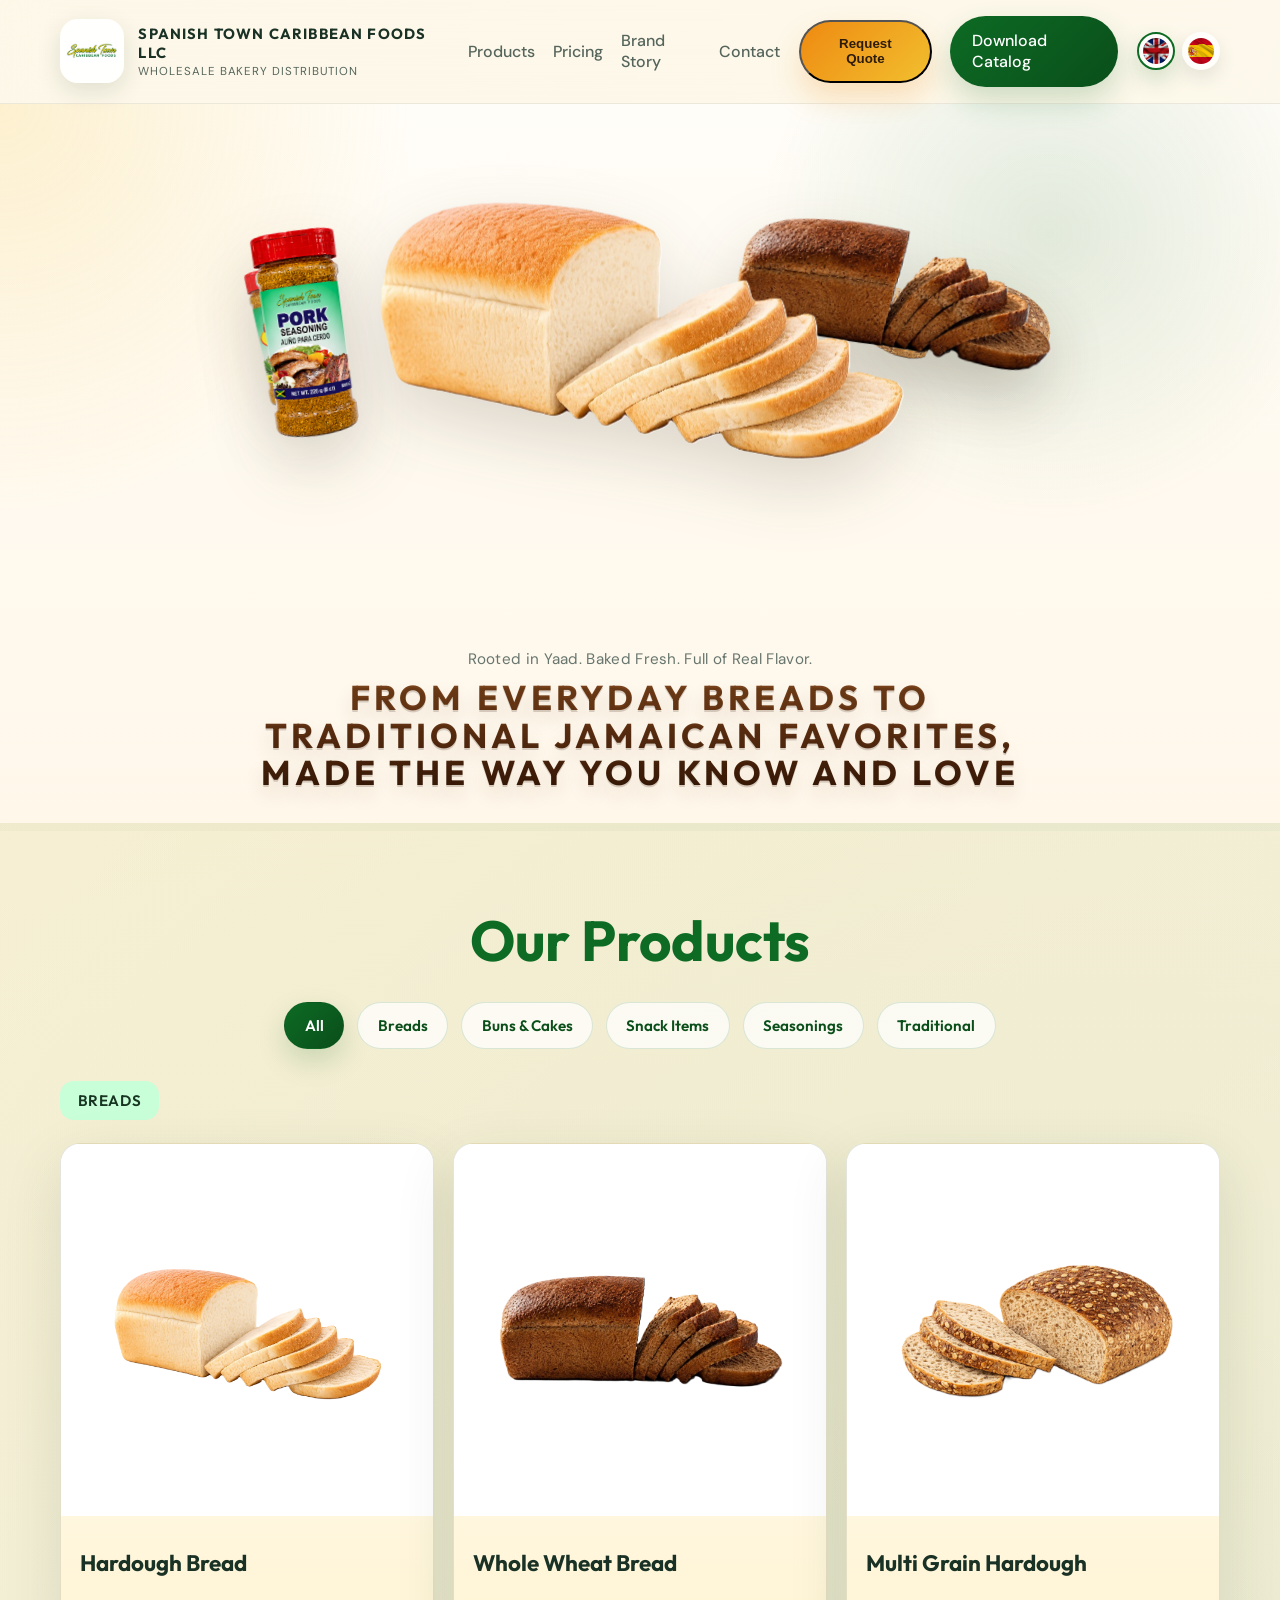
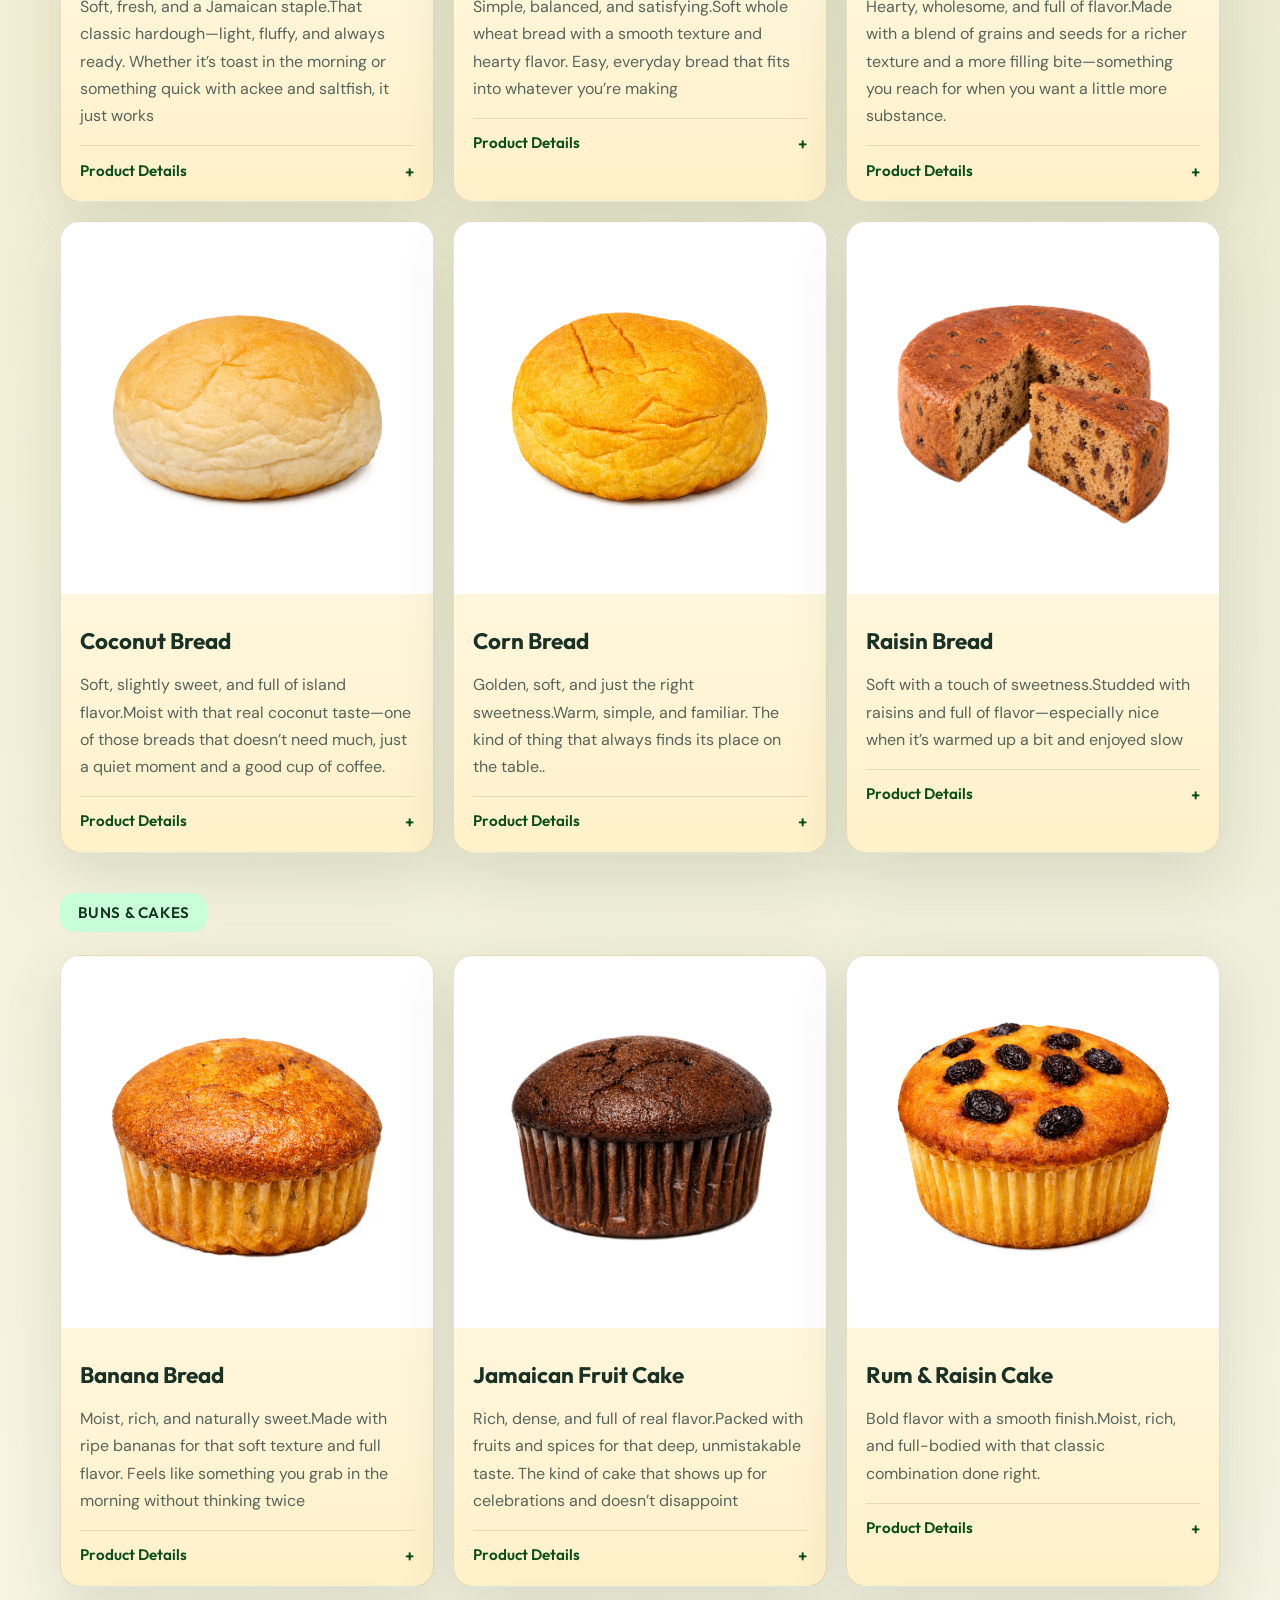
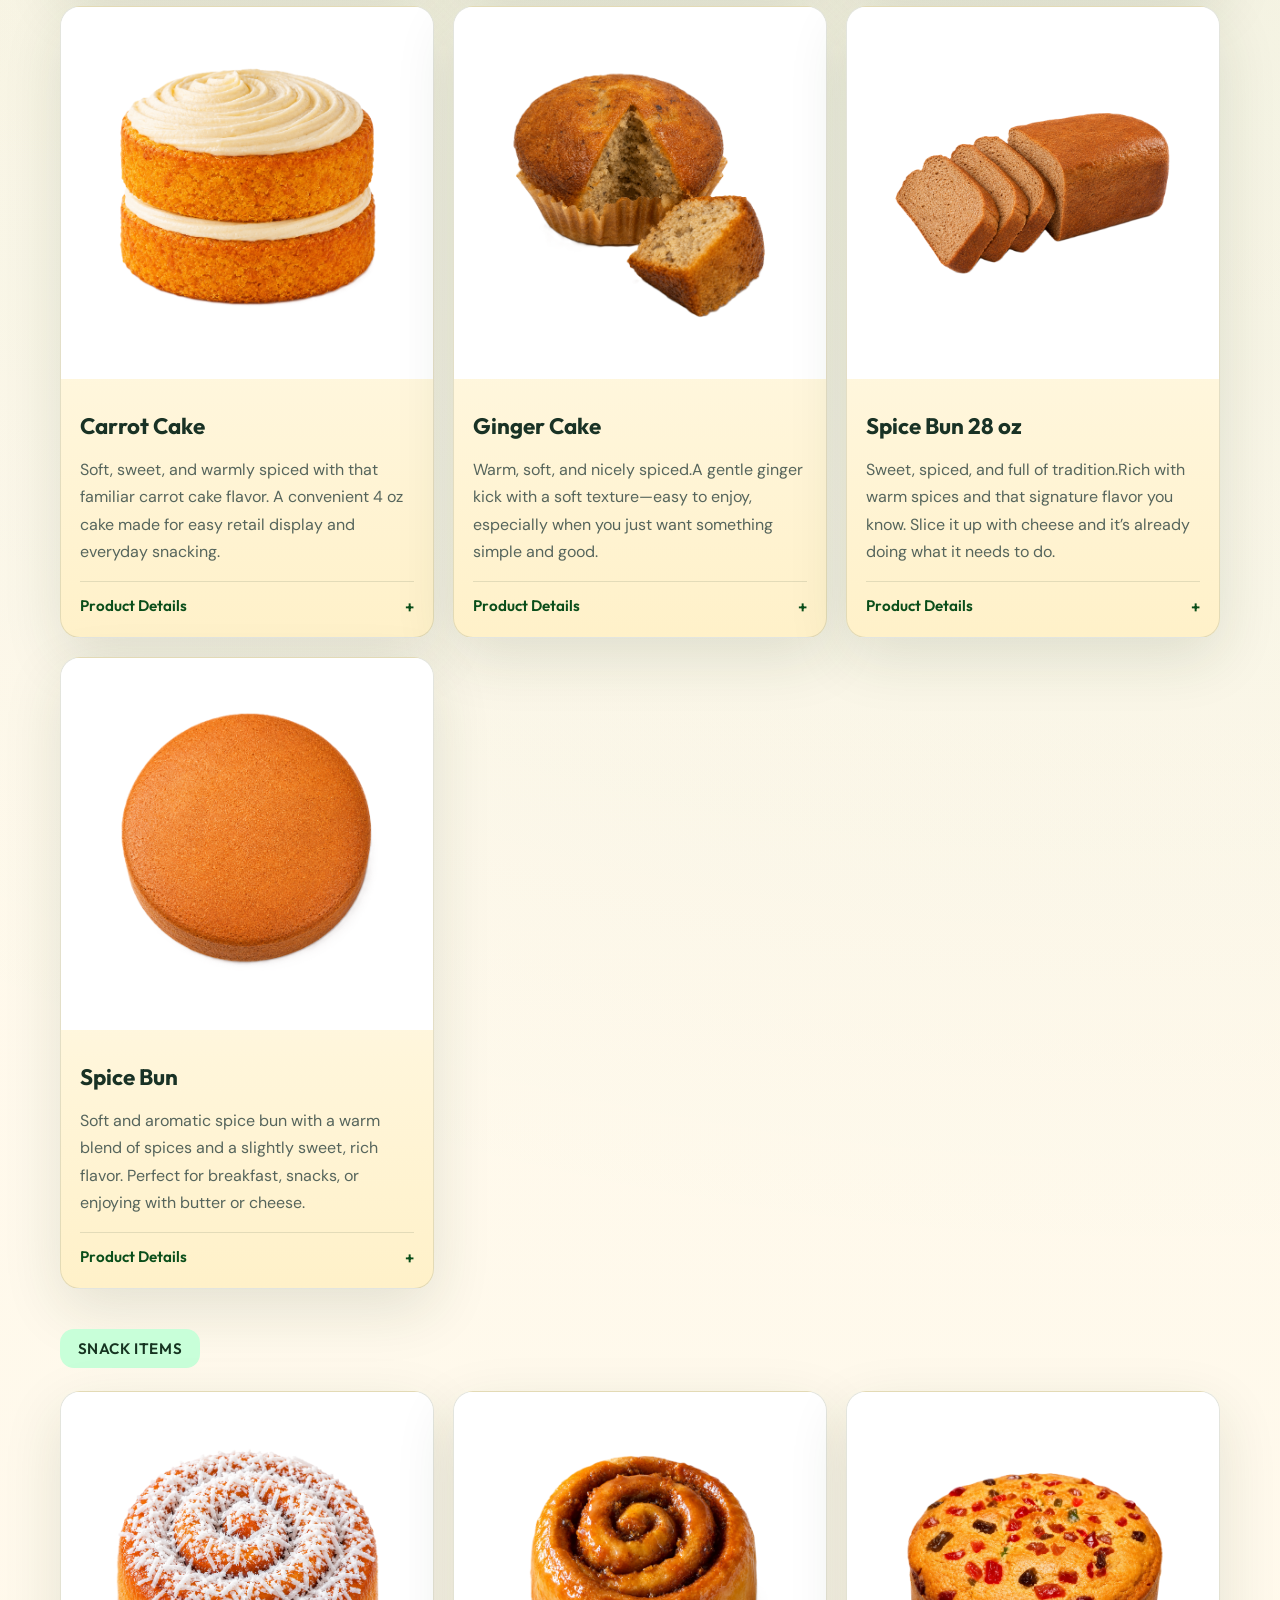
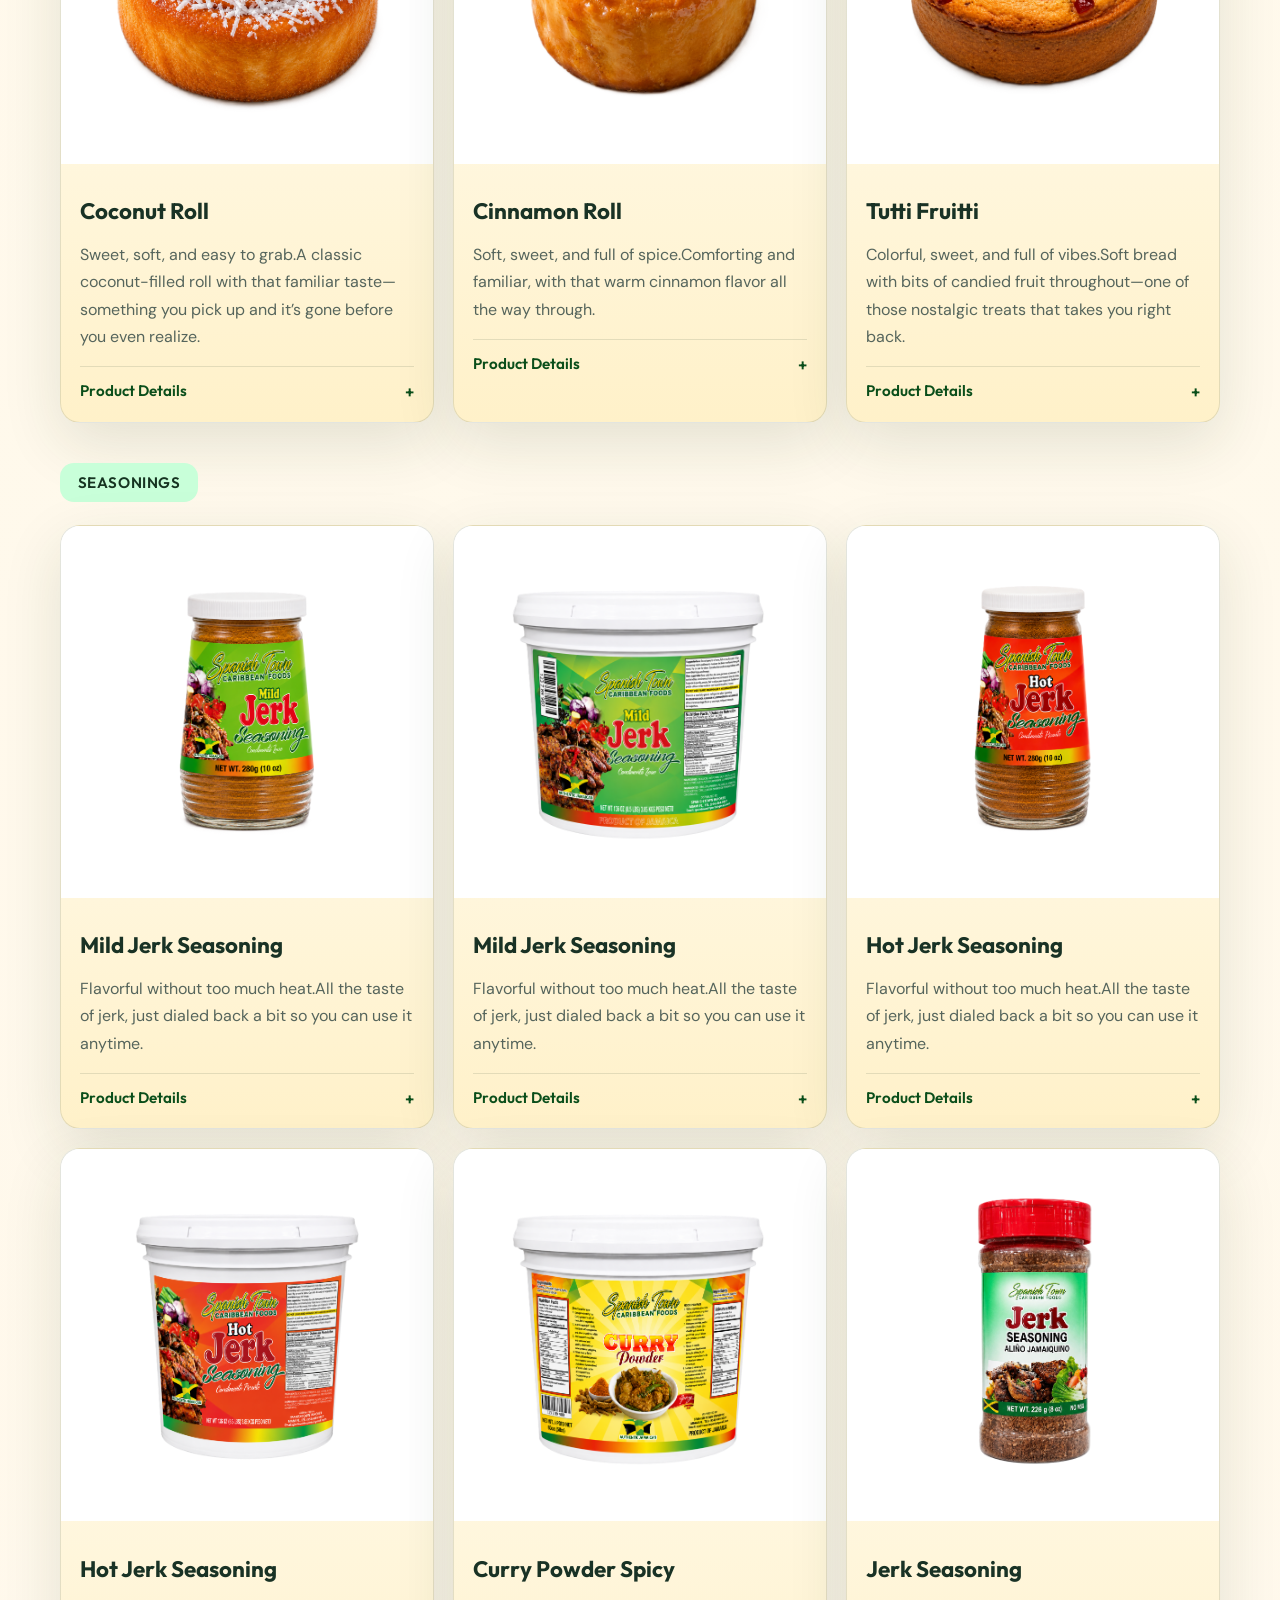
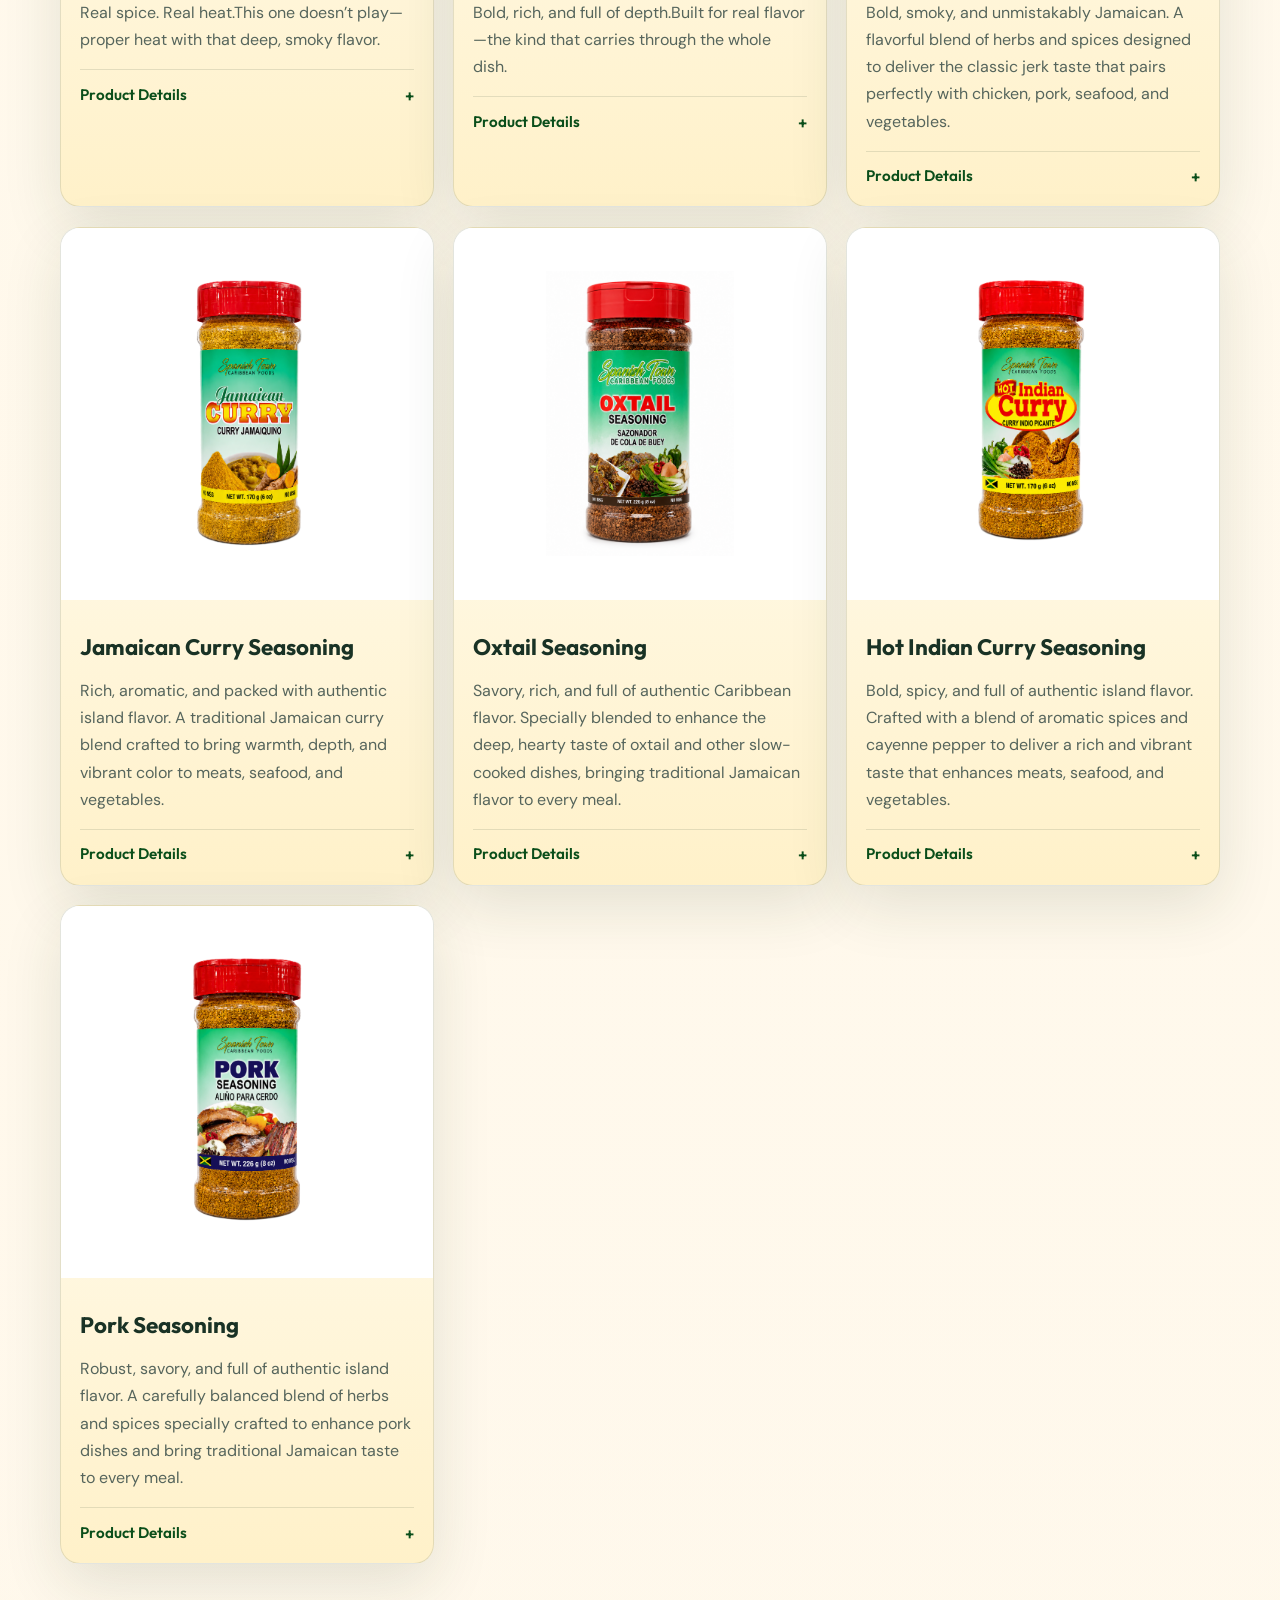
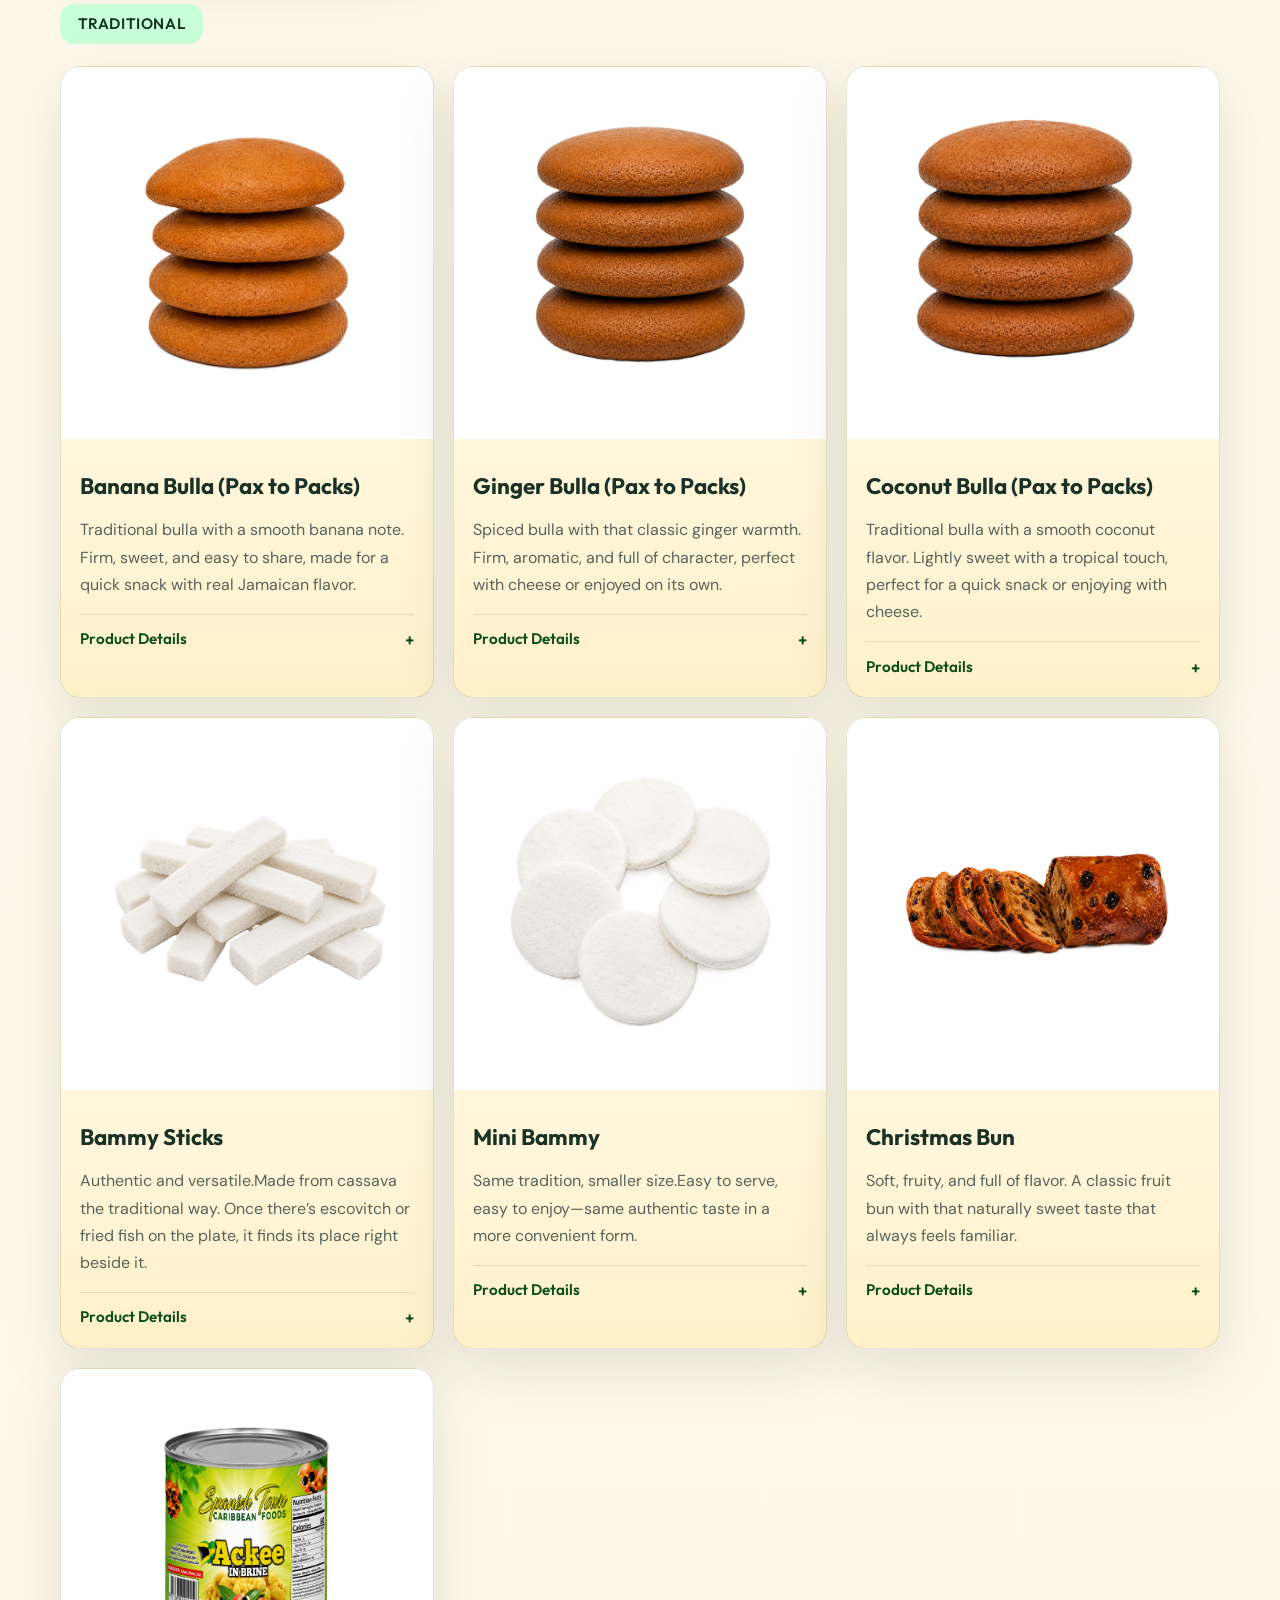
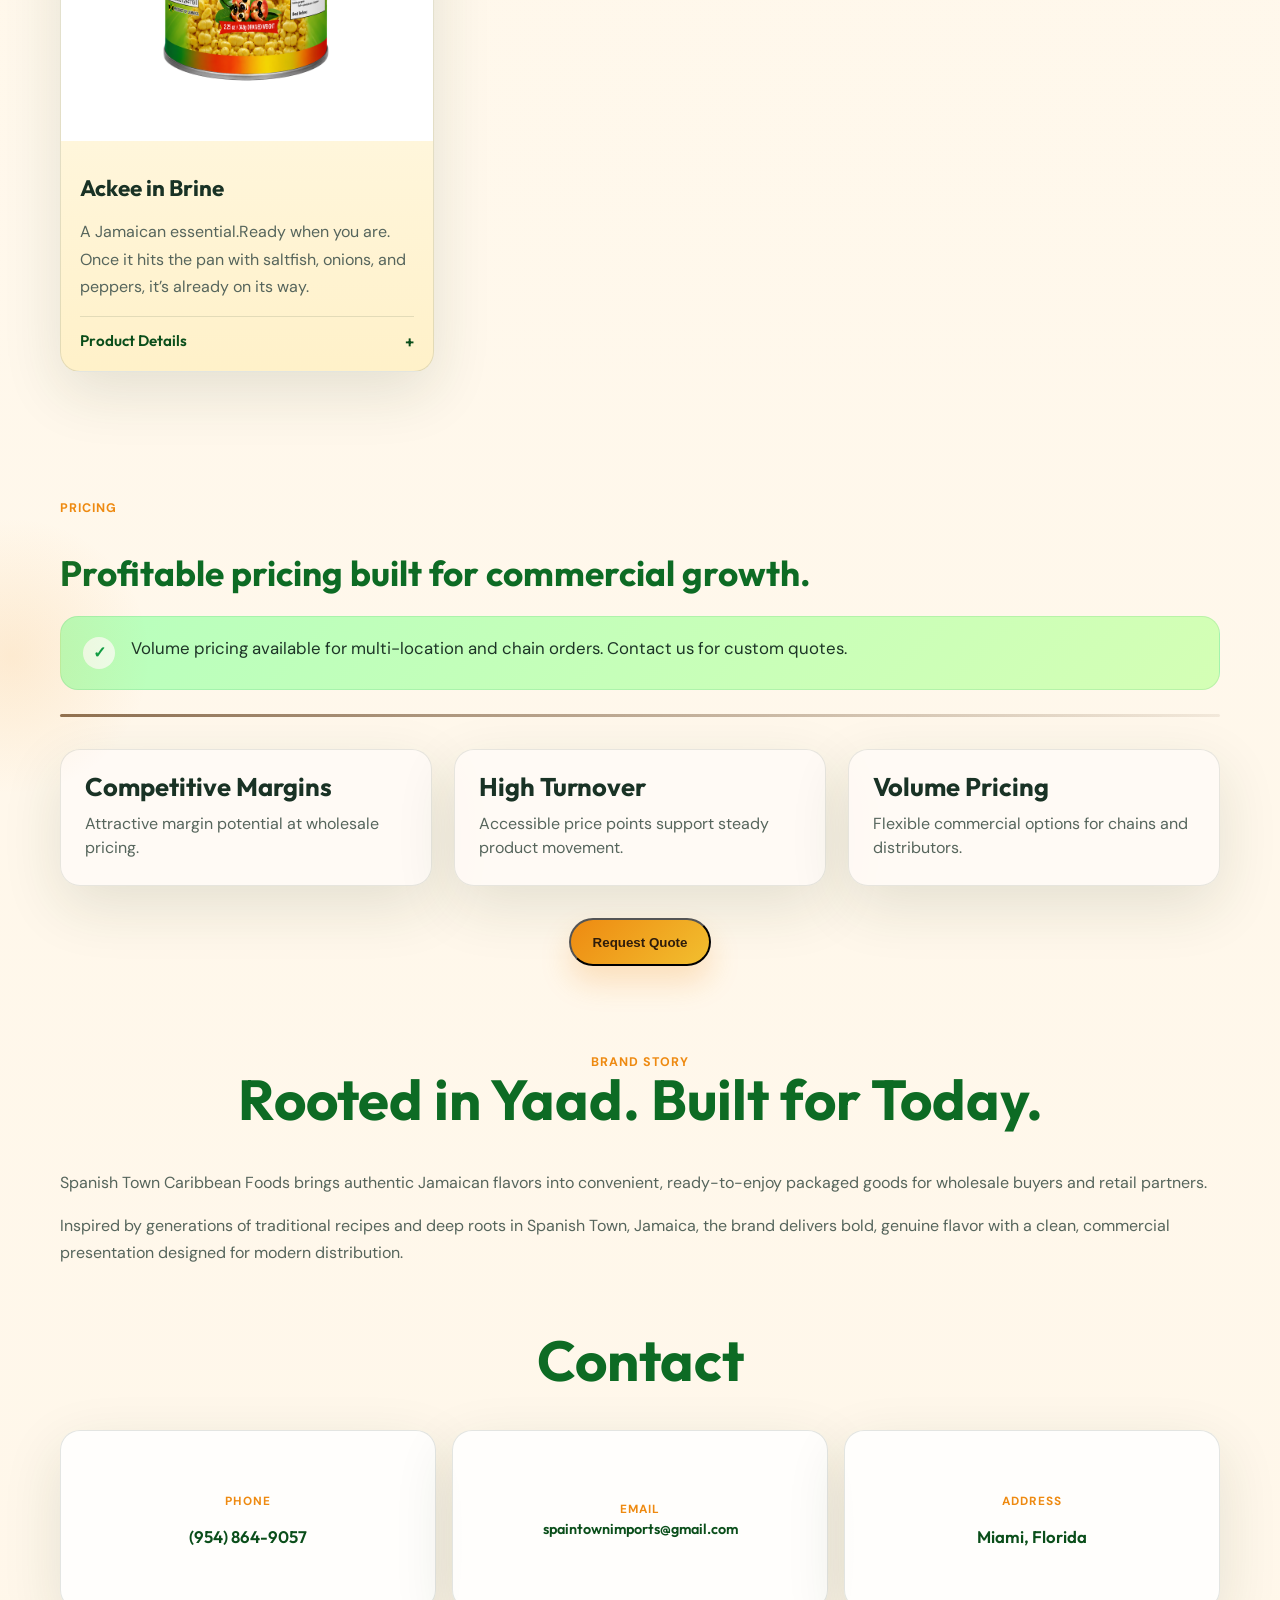
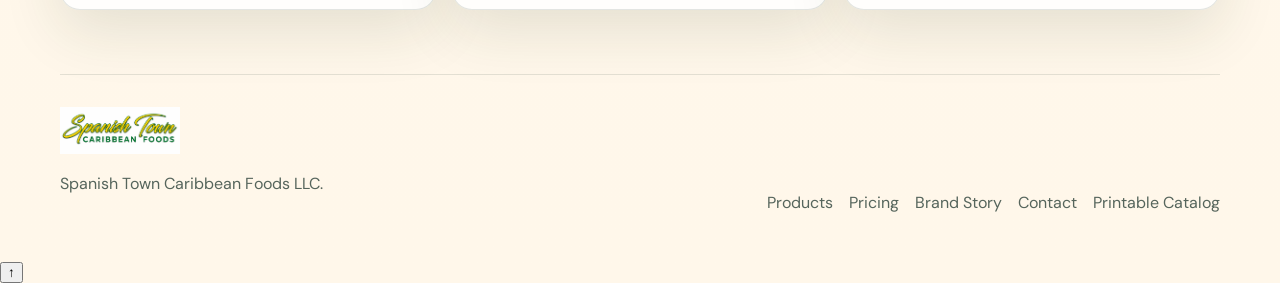
<file: index.html>
<!DOCTYPE html>
<html lang="en">

<head>
  <meta charset="UTF-8">
  <meta name="viewport" content="width=device-width, initial-scale=1.0">
  <title>Spanish Town Caribbean Foods LLC | Wholesale Bread Distribution</title>
  <meta name="description"
    content="Spanish Town Caribbean Foods LLC is a Miami-area wholesale distributor of Caribbean bakery products for retail and foodservice partners.">
  <link rel="preconnect" href="https://fonts.googleapis.com">
  <link rel="preconnect" href="https://fonts.gstatic.com" crossorigin>
  <link
    href="https://fonts.googleapis.com/css2?family=DM+Sans:wght@400;500;700&family=Outfit:wght@500;600;700;800&display=swap"
    rel="stylesheet">
  <link rel="stylesheet" href="styles.css">
</head>

<body>
  <header class="site-header">
    <div class="container nav-shell">
      <a class="brand" href="#top" aria-label="Spanish Town Caribbean Foods LLC">
        <img src="img/Logo1.png" alt="Spanish Town Caribbean Foods LLC logo" class="brand-logo">
        <div class="brand-copy">
          <span class="brand-name" data-i18n="brand.name">SPANISH TOWN CARIBBEAN FOODS LLC</span>
          <span class="brand-tag" data-i18n="brand.tag">Wholesale Bakery Distribution</span>
        </div>
      </a>
      <button class="menu-toggle" type="button" aria-expanded="false" aria-controls="site-menu">
        <span></span>
        <span></span>
        <span></span>
        <span class="sr-only">Toggle navigation</span>
      </button>
      <nav class="site-nav" id="site-menu" aria-label="Primary navigation">
        <a href="#catalog" data-i18n="nav.products">Products</a>
        <a href="#pricing" data-i18n="nav.pricing">Pricing</a>
        <a href="#about" data-i18n="nav.about">Brand Story</a>
        <a href="#contact" data-i18n="nav.contact">Contact</a>
        <button class="button button-primary nav-quote-button" type="button" id="quote-open-button-nav"
          data-i18n="nav.requestQuote">
          Request Quote
        </button>
        <a class="nav-cta" href="catalog.html" target="_blank" rel="noopener" data-i18n="nav.downloadCatalog">Download
          Catalog</a>
        <div class="language-switcher" aria-label="Language" data-i18n-aria-label="language.label">
          <button class="language-button" type="button" data-lang="en" aria-label="English"
            data-i18n-aria-label="language.english">
            <img src="img/banderaBrit.jpg" alt="">
          </button>
          <button class="language-button" type="button" data-lang="es" aria-label="Spanish"
            data-i18n-aria-label="language.spanish">
            <img src="img/banderaEsp.jpg" alt="">
          </button>
        </div>
      </nav>
    </div>
  </header>

  <main id="top">
    <section class="hero">
      <div class="hero-carousel" id="hero-carousel" aria-label="Featured products">
        <div class="hero-slider-shell">
          <div class="hero-slider-viewport">
            <div class="hero-composition" id="hero-composition"></div>
          </div>
        </div>
        <div class="container hero-banner-shell">
          <div class="hero-banner">
            <p class="hero-kicker" data-i18n="hero.kicker">Authentic Caribbean flavors, ready for wholesale
              distribution.</p>
            <h1 class="hero-title">
              <span class="hero-title-line hero-title-warm" data-i18n="hero.title">BAKERY PRODUCTS FOR WHOLESALE
                BUYERS</span>
            </h1>
          </div>
        </div>
      </div>
    </section>

    <section class="section catalog-section" id="catalog">
      <div class="container section-heading">
        <div>
          <h2 data-i18n="catalog.title">Product Catalog</h2>
        </div>
      </div>
      <div class="container catalog-filters" id="catalog-filters" aria-label="Product category filters"></div>
      <div class="container catalog-layout" id="product-grid" aria-live="polite"></div>
    </section>

    <section class="section pricing-section" id="pricing">
      <div class="container pricing-shell">
        <div class="pricing-copy">
          <p class="eyebrow" data-i18n="pricing.eyebrow">Pricing</p>
          <h2 data-i18n="pricing.title">Simple, profitable pricing built for commercial growth.</h2>
          <div class="pricing-banner">
            <span class="pricing-banner-icon">✓</span>
            <p data-i18n="pricing.banner">Volume pricing available for multi-location and chain orders. Contact us for
              custom quotes.</p>
          </div>
          <div class="pricing-rule"></div>
        </div>
      </div>
      <div class="container pricing-highlights" id="pricing-highlights"></div>
      <div class="container quote-cta">
        <button class="button button-primary" type="button" id="quote-open-button">Request Quote</button>
      </div>
    </section>

    <section class="section about-section" id="about">
      <div class="container section-stack">
        <div class="section-heading section-heading-simple about-heading">
          <p class="eyebrow" data-i18n="about.eyebrow">Brand Story</p>
          <h2 data-i18n="about.title">Rooted in Yaad. Built for Today.</h2>
        </div>
        <div class="about-copy about-copy-full" id="about-paragraphs"></div>
      </div>
    </section>

    <section class="section contact-section" id="contact">
      <div class="container section-stack">
        <div class="section-heading section-heading-simple contact-copy">
          <h2 data-i18n="contact.title">Contact</h2>
        </div>
        <div class="contact-cards contact-cards-uniform">
          <article class="contact-card">
            <span class="contact-label" data-i18n="contact.phone">Phone</span>
            <a href="tel:+19548649057" data-i18n="contact.phoneValue">(954) 864-9057</a>
          </article>
          <a class="contact-card contact-card-link"
            href="https://mail.google.com/mail/?view=cm&fs=1&to=spaintownimports@gmail.com" target="_blank"
            rel="noopener" aria-label="Send email to spaintownimports@gmail.com">
            <span class="contact-label" data-i18n="contact.email">Email</span>
            <span class="contact-value" data-i18n="contact.emailValue">spaintownimports@gmail.com</span>
          </a>
          <article class="contact-card">
            <span class="contact-label" data-i18n="contact.address">Address</span>
            <a class="contact-value"
              href="https://www.google.com/maps/search/?api=1&query=5712+SW+25TH+STREET,+WEST+PARK,+FL+33023"
              target="_blank" rel="noopener">
              <span data-i18n="contact.addressValue">5712 SW 25TH STREET, WEST PARK, FL 33023</span>
            </a>
          </article>
        </div>
      </div>
    </section>
  </main>

  <footer class="site-footer">
    <div class="container footer-shell">
      <div>
        <img src="img/Logo1.png" alt="Spanish Town Caribbean Foods LLC logo" class="footer-logo">
        <p><span data-i18n="brand.printName">Spanish Town Caribbean Foods LLC</span>.</p>
      </div>
      <div class="footer-links">
        <a href="#catalog" data-i18n="nav.products">Products</a>
        <a href="#pricing" data-i18n="nav.pricing">Pricing</a>
        <a href="#about" data-i18n="nav.about">Brand Story</a>
        <a href="#contact" data-i18n="nav.contact">Contact</a>
        <a href="catalog.html" target="_blank" rel="noopener" data-i18n="nav.printableCatalog">Printable Catalog</a>
      </div>
    </div>
  </footer>

  <button class="scroll-top-button" type="button" aria-label="Back to top" data-i18n-aria-label="scrollTop.label">
    ↑
  </button>

  <div class="quote-modal" id="quote-modal" hidden>
    <div class="quote-modal-backdrop" data-quote-close></div>
    <div class="quote-dialog" role="dialog" aria-modal="true" aria-labelledby="quote-title">
      <button class="quote-close-button" type="button" id="quote-close-button" aria-label="Close">×</button>

      <div class="quote-view" id="quote-form-view">
        <p class="eyebrow" id="quote-eyebrow">Request Quote</p>
        <h2 id="quote-title">Request Quote</h2>
        <p class="quote-intro" id="quote-intro"></p>

        <form class="quote-form" id="quote-form" action="https://formspree.io/f/mlgakqkk" method="POST" novalidate>
          <input type="hidden" name="Products" id="quote-products-summary">

          <div class="quote-field-grid">
            <label class="quote-field">
              <span class="quote-label-text">
                <span id="quote-business-label">Business Name</span>
                <span class="quote-required-marker" aria-hidden="true">*</span>
              </span>
              <input type="text" name="Business Name" id="quote-business-name" required>
            </label>
            <label class="quote-field">
              <span class="quote-label-text">
                <span id="quote-contact-label">Contact Name</span>
                <span class="quote-required-marker" aria-hidden="true">*</span>
              </span>
              <input type="text" name="Contact Name" id="quote-contact-name" required>
            </label>
            <label class="quote-field">
              <span class="quote-label-text">
                <span id="quote-email-label">Email</span>
                <span class="quote-required-marker" aria-hidden="true">*</span>
              </span>
              <input type="email" name="Email" id="quote-email" required>
            </label>
            <label class="quote-field">
              <span class="quote-label-text">
                <span id="quote-phone-label">Phone</span>
                <span class="quote-required-marker" aria-hidden="true">*</span>
              </span>
              <input type="tel" name="Phone" id="quote-phone" required>
            </label>
          </div>
          <p class="quote-required-note" id="quote-required-note">* Required fields</p>

          <div class="quote-products-heading">
            <h3 id="quote-products-title">Products</h3>
            <p id="quote-products-help"></p>
          </div>
          <div class="quote-products" id="quote-products"></div>

          <label class="quote-field quote-notes-field">
            <span id="quote-notes-label">Notes</span>
            <textarea name="Notes" id="quote-notes" rows="4"></textarea>
          </label>

          <p class="quote-error" id="quote-error" role="alert"></p>

          <div class="quote-actions">
            <button class="button button-primary" type="button" id="quote-review-button">Review Request</button>
          </div>
        </form>
      </div>

      <div class="quote-view" id="quote-review-view" hidden>
        <p class="eyebrow" id="quote-review-eyebrow">Review</p>
        <h2 id="quote-review-title">Review Request</h2>
        <div class="quote-review-summary" id="quote-review-summary"></div>
        <p class="quote-error" id="quote-submit-status" role="status"></p>
        <div class="quote-actions quote-actions-split">
          <button class="button button-secondary" type="button" id="quote-edit-button">Back / Edit Selection</button>
          <button class="button button-primary" type="button" id="quote-submit-button">Send Request</button>
        </div>
      </div>

      <div class="quote-confirm" id="quote-confirm" hidden>
        <div class="quote-confirm-backdrop" data-quote-confirm-close></div>
        <div class="quote-confirm-dialog" role="dialog" aria-modal="true" aria-labelledby="quote-confirm-title">
          <h3 id="quote-confirm-title" data-i18n="quote.confirm.title">Leave quote request?</h3>
          <p id="quote-confirm-message" data-i18n="quote.confirm.message">You have unsaved quote information. If you leave now, your selections will be lost.</p>
          <div class="quote-confirm-actions">
            <button class="button button-secondary" type="button" id="quote-confirm-continue-button" data-i18n="quote.confirm.continue">Continue Editing</button>
            <button class="button button-primary" type="button" id="quote-confirm-leave-button" data-i18n="quote.confirm.leave">Leave Form</button>
          </div>
          
        </div>
      </div>
    </div>

  </div>

  <script src="js/config.js"></script>
  <script src="js/utils.js"></script>
  <script src="js/quote.js"></script>
  <script src="js/catalog.js"></script>
  <script src="js/main.js"></script>
  </body>

</html>
</file>
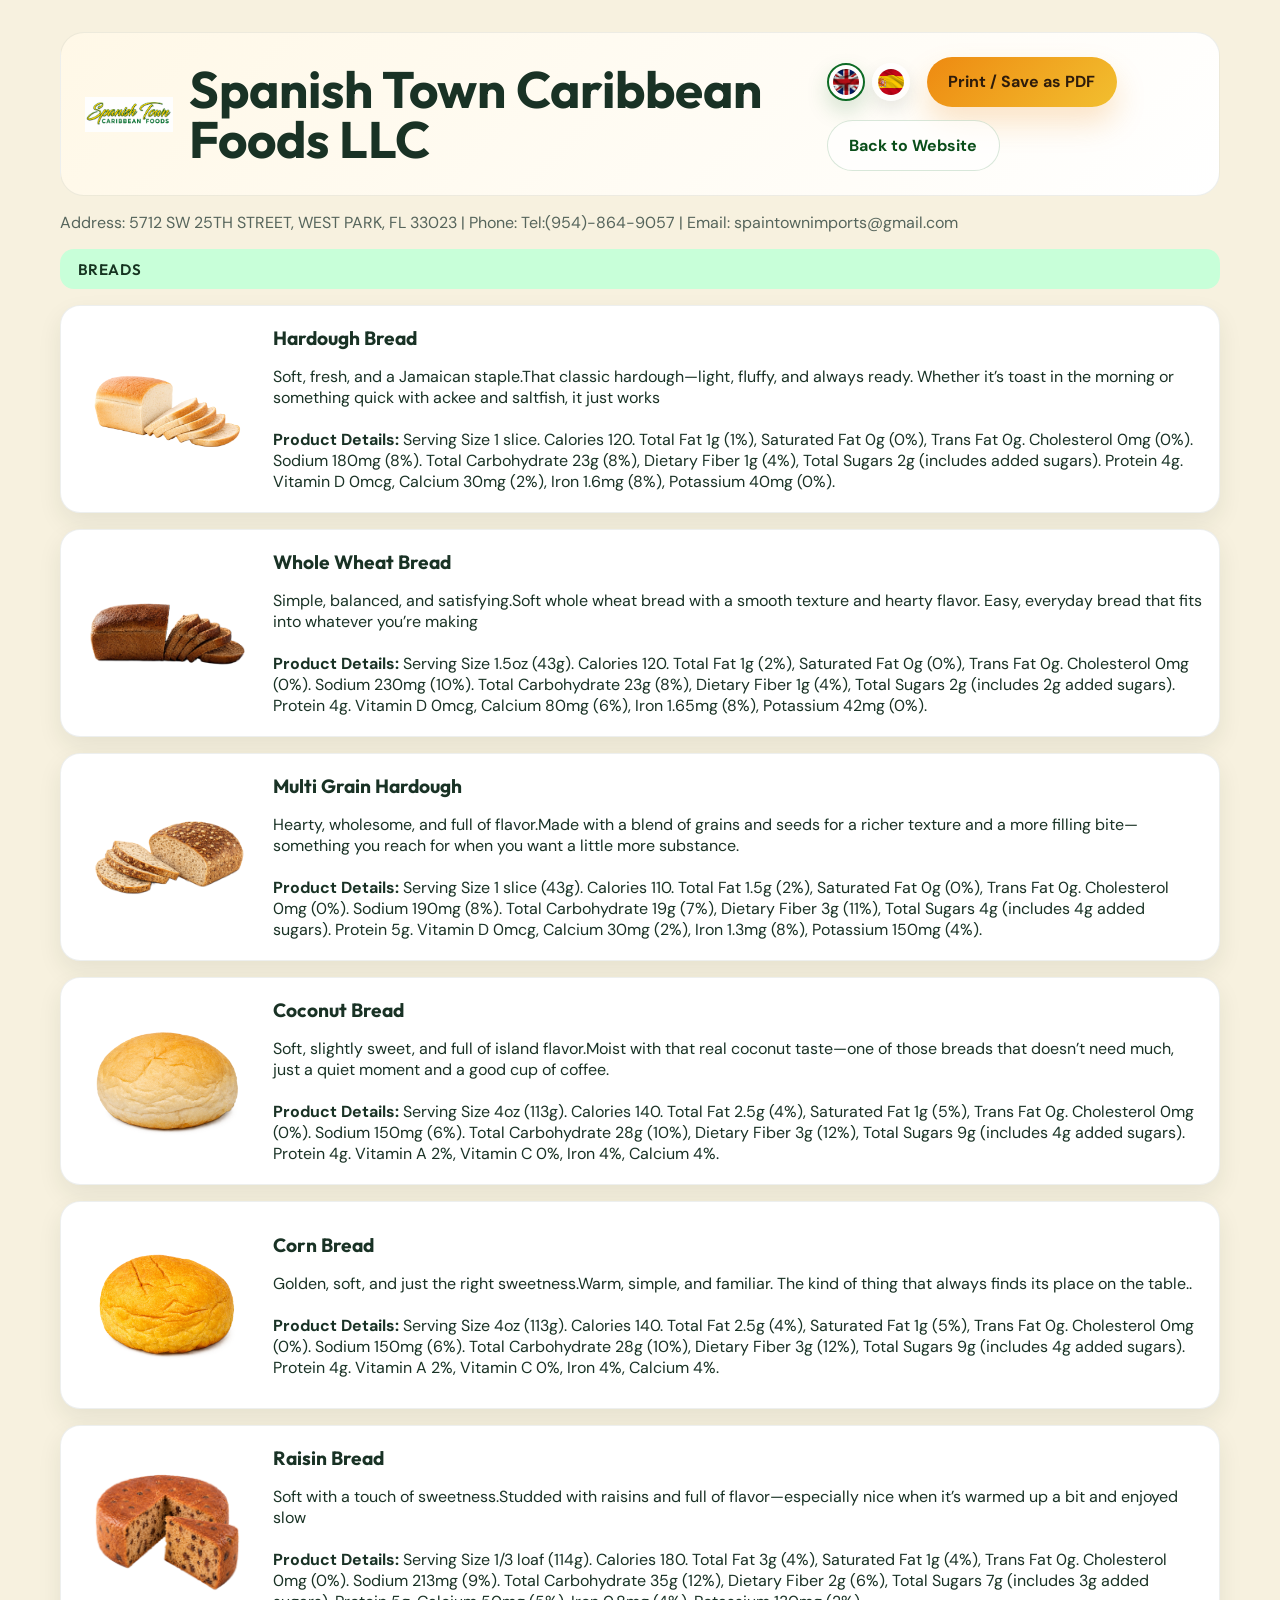
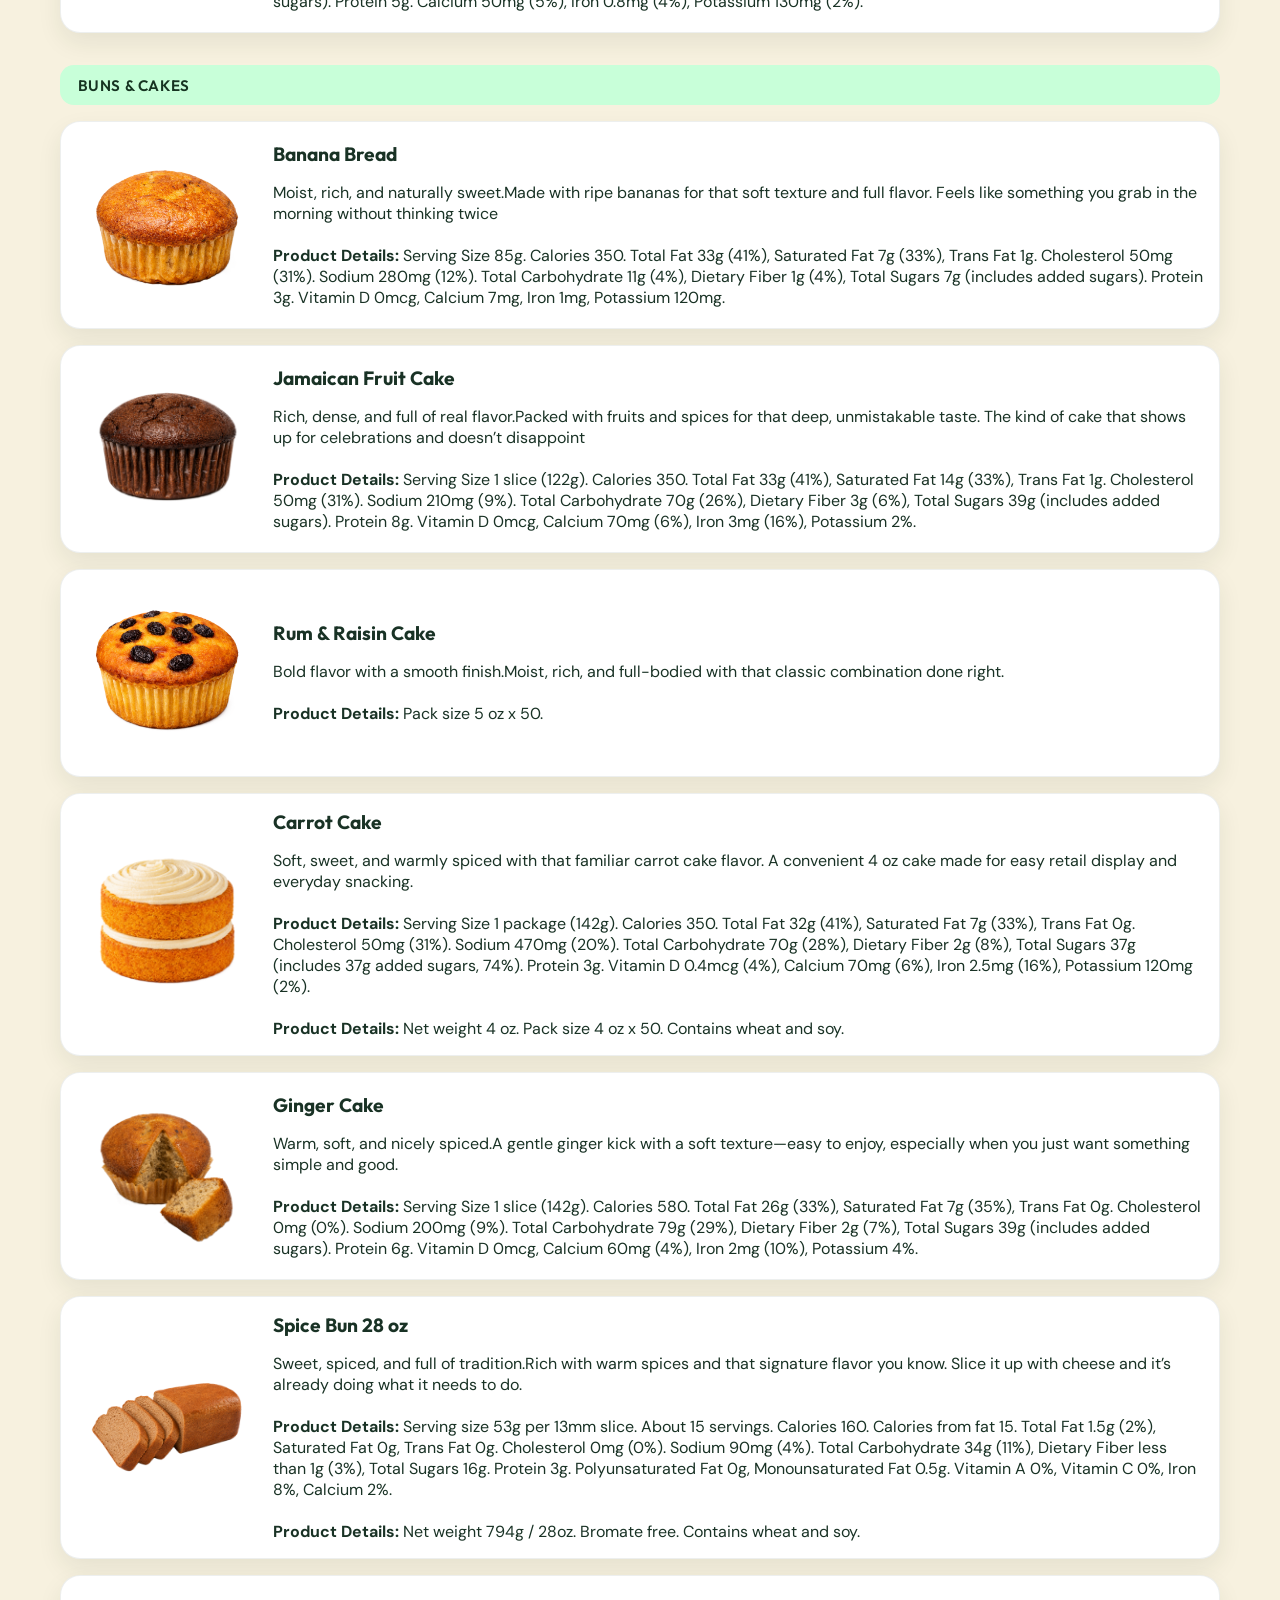
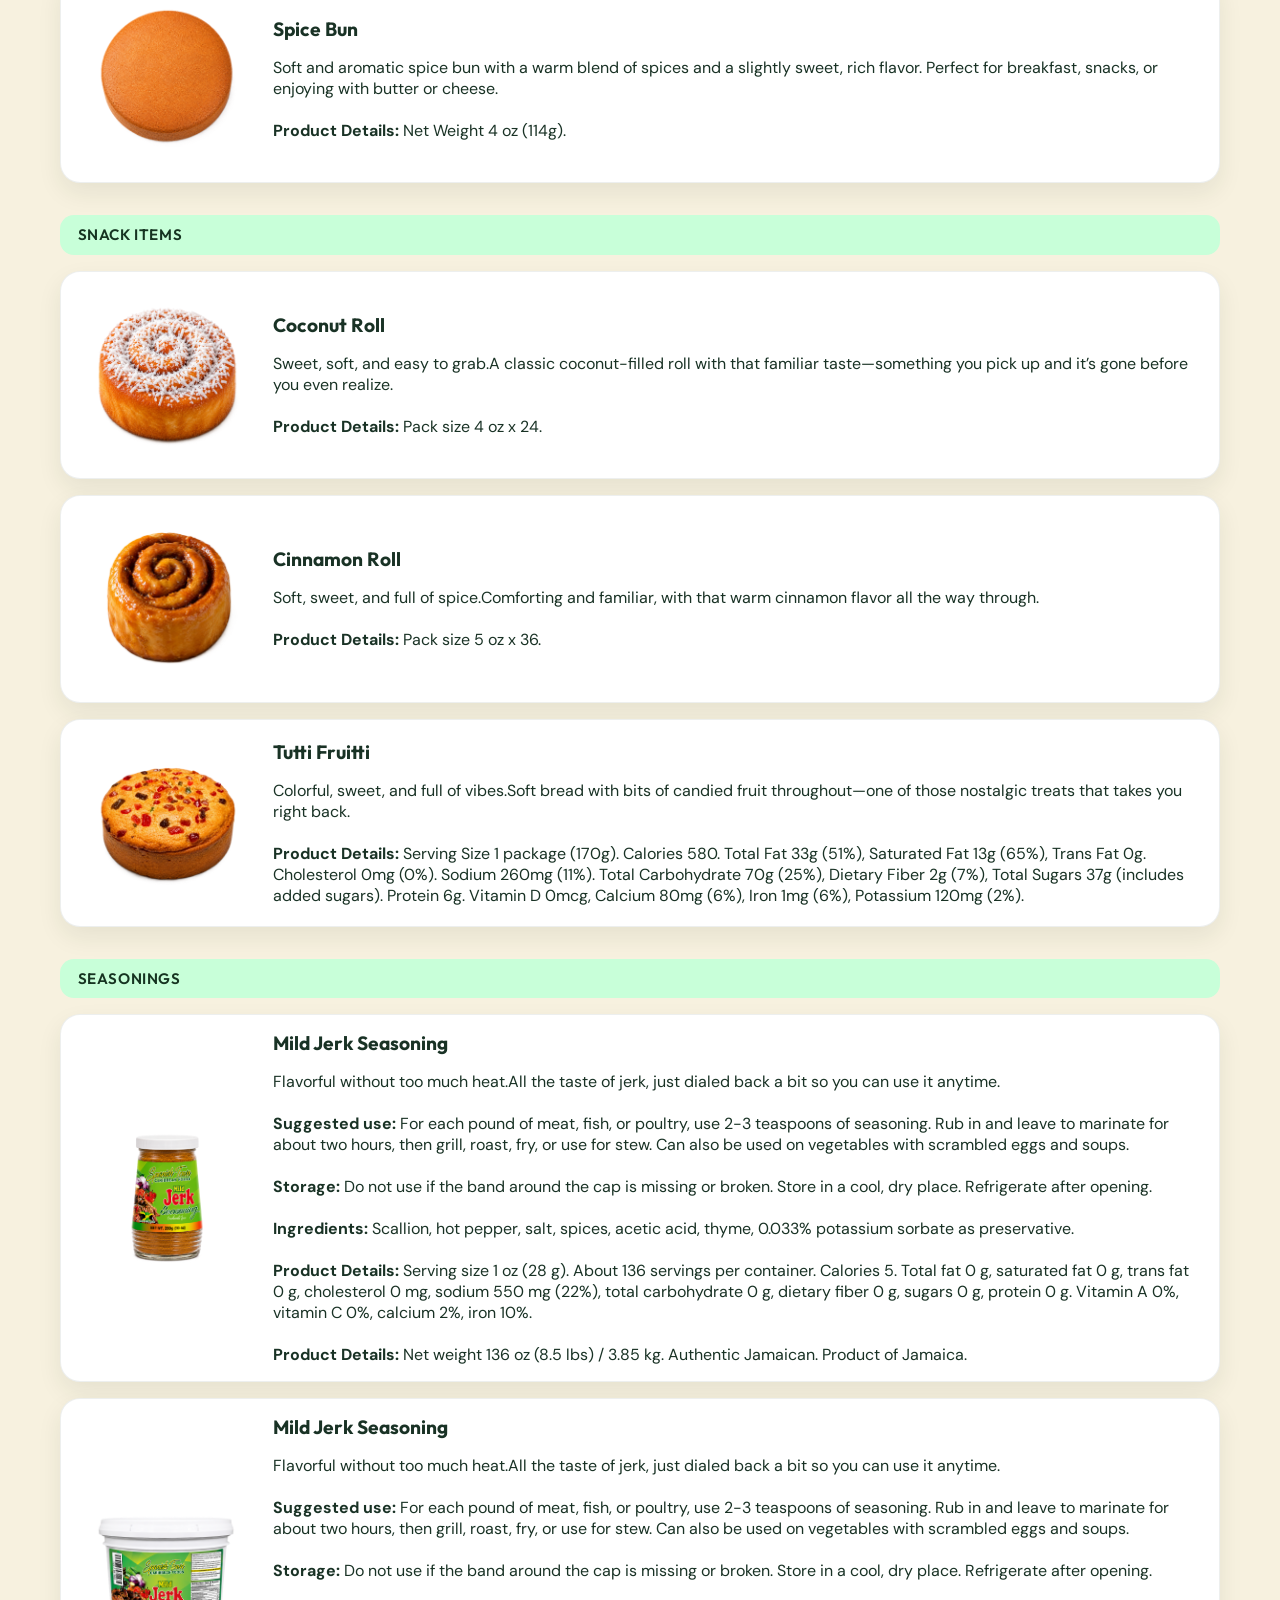
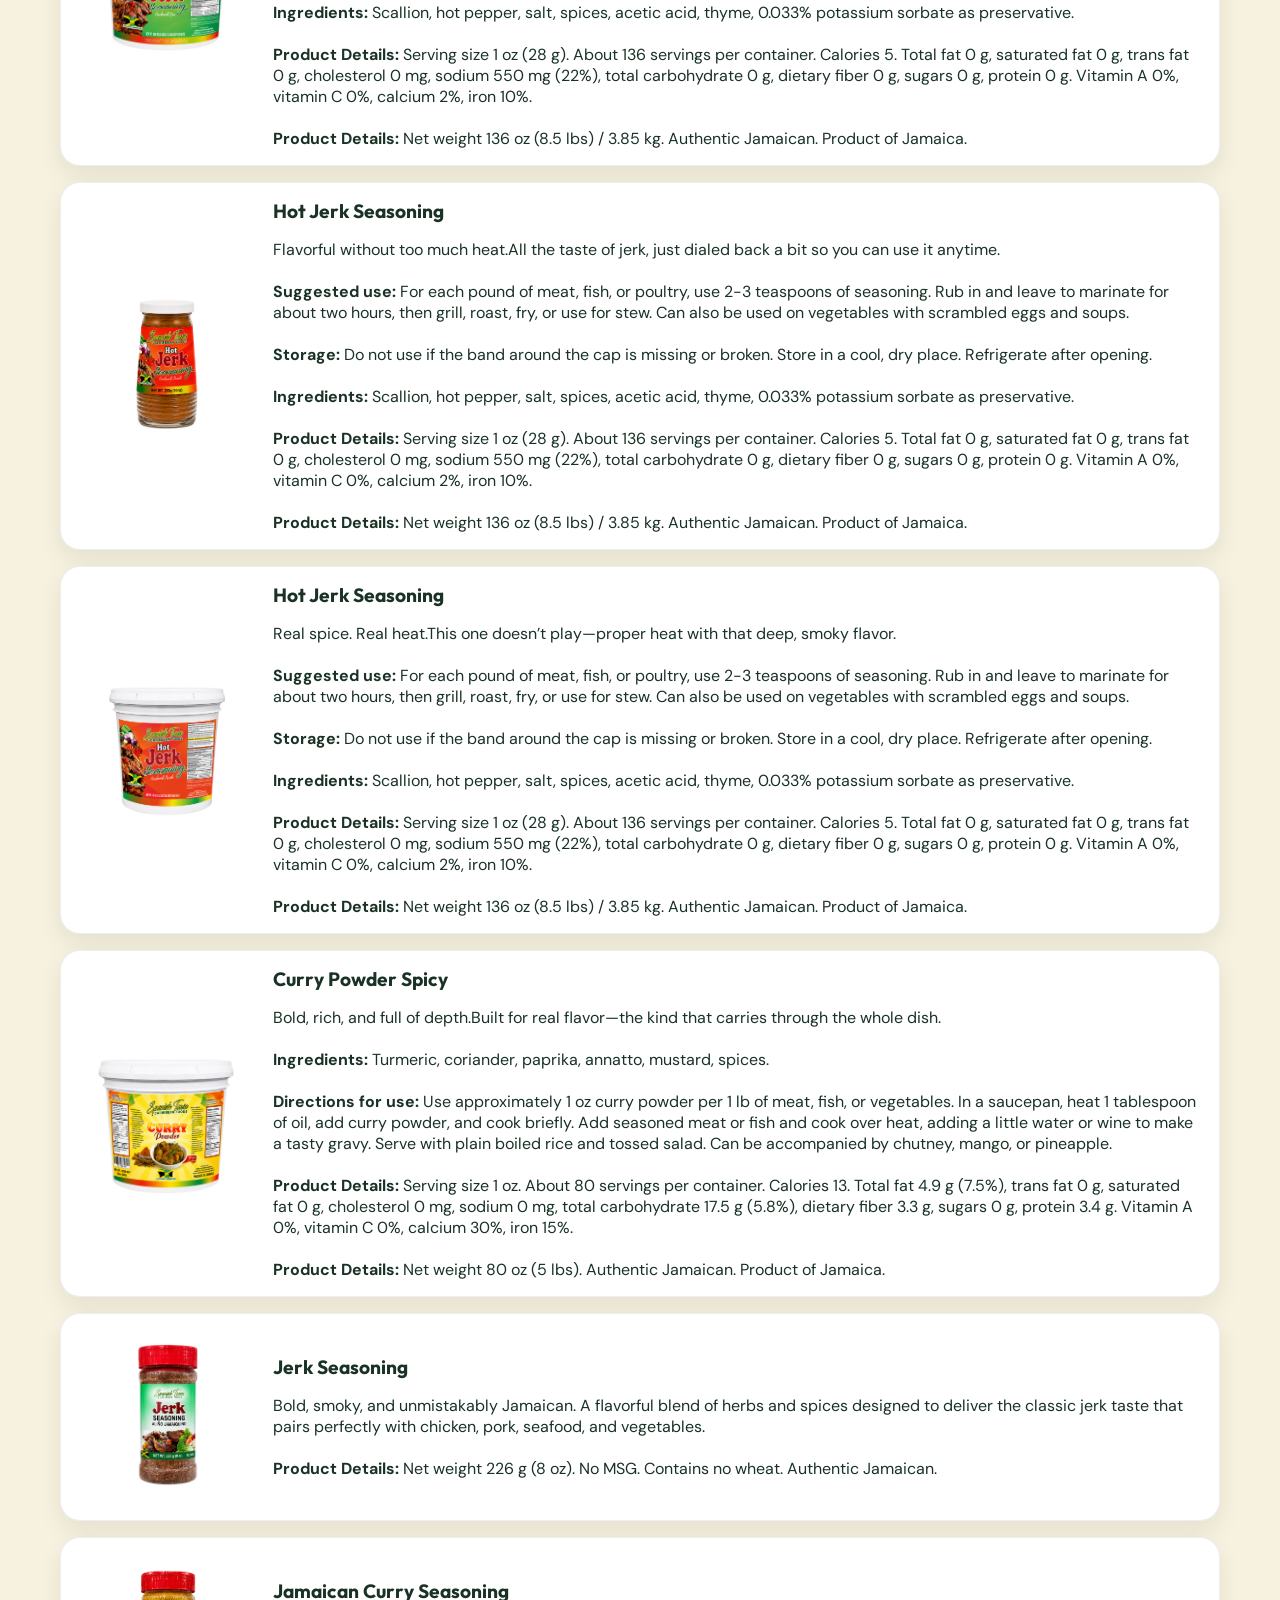
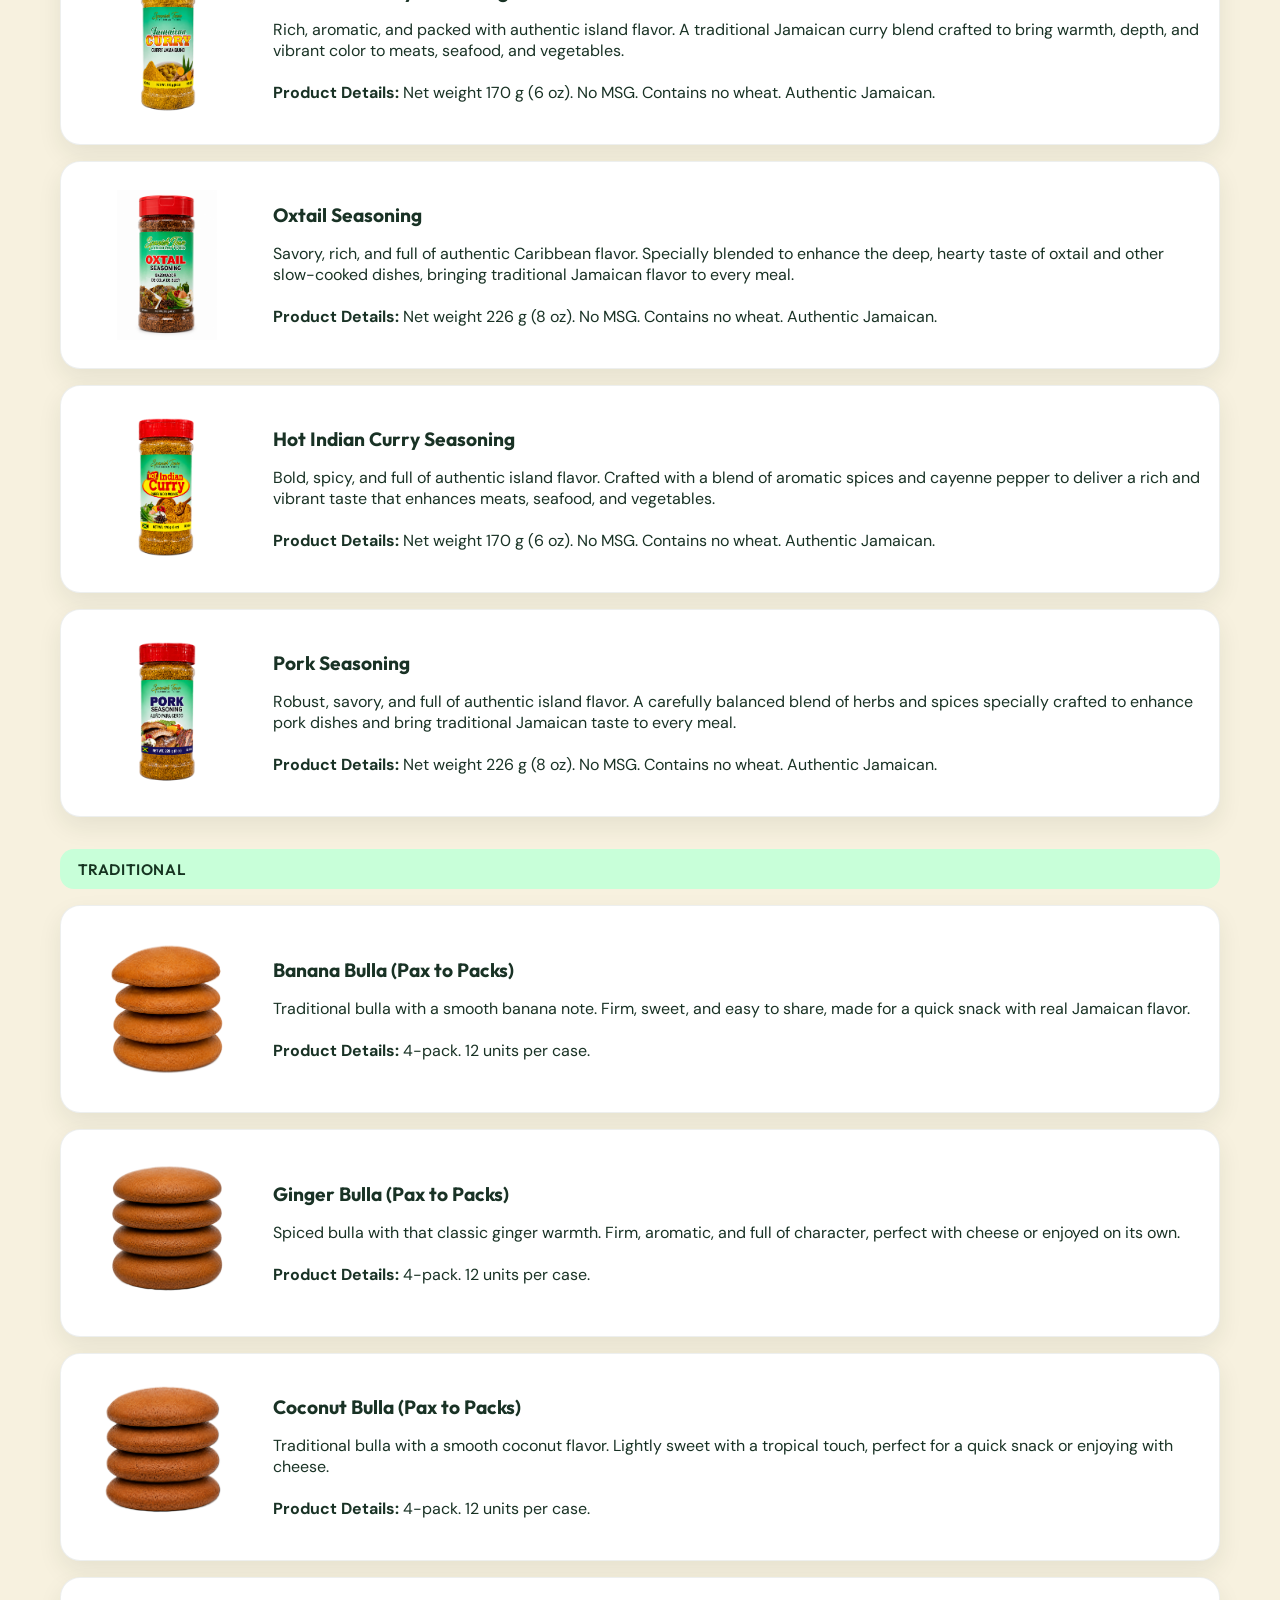
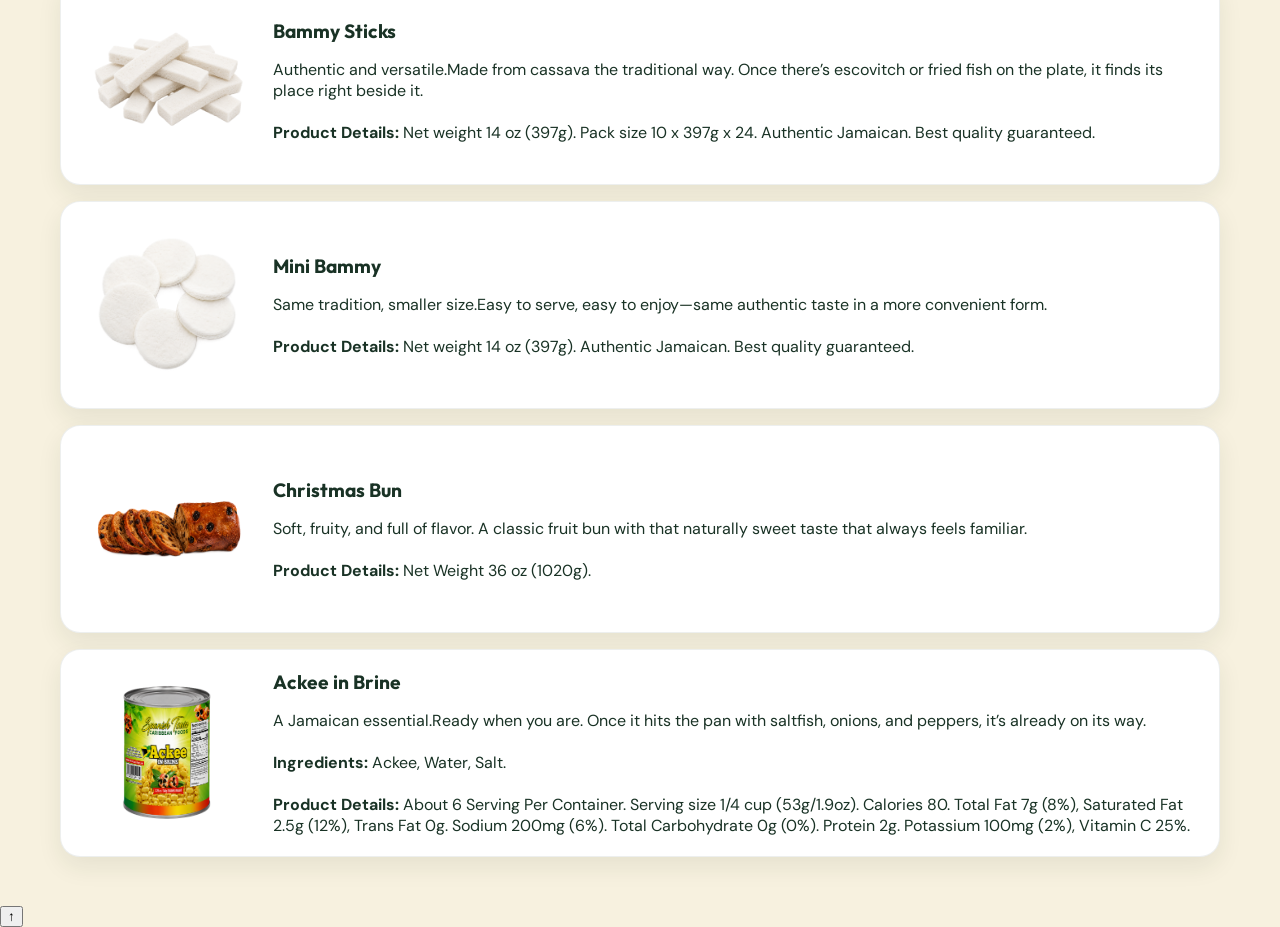
<file: catalog.html>
<!DOCTYPE html>
<html lang="en">
<head>
  <meta charset="UTF-8">
  <meta name="viewport" content="width=device-width, initial-scale=1.0">
  <title>Printable Catalog | Spanish Town Caribbean Foods LLC</title>
  <meta
    name="description"
    content="Printable product catalog for Spanish Town Caribbean Foods LLC."
  >
  <link rel="preconnect" href="https://fonts.googleapis.com">
  <link rel="preconnect" href="https://fonts.gstatic.com" crossorigin>
  <link
    href="https://fonts.googleapis.com/css2?family=DM+Sans:wght@400;500;700&family=Outfit:wght@500;600;700;800&display=swap"
    rel="stylesheet"
  >
  <link rel="stylesheet" href="styles.css">
</head>
<body class="catalog-print">
  <header class="print-header">
    <div class="container">
      <div class="print-shell">
        <div class="print-brand">
          <img src="img/Logo1.png" alt="Spanish Town Caribbean Foods LLC logo">
          <div>
            <h1 data-i18n="brand.printName">Spanish Town Caribbean Foods LLC</h1>
          </div>
        </div>
        <div class="print-actions">
          <div class="language-switcher print-language-switcher" aria-label="Language" data-i18n-aria-label="language.label">
            <button class="language-button" type="button" data-lang="en" aria-label="English" data-i18n-aria-label="language.english">
              <img src="img/banderaBrit.jpg" alt="">
            </button>
            <button class="language-button" type="button" data-lang="es" aria-label="Spanish" data-i18n-aria-label="language.spanish">
              <img src="img/banderaEsp.jpg" alt="">
            </button>
          </div>
          <a class="button button-primary" href="#" onclick="window.print(); return false;" data-i18n="print.printSave">Print / Save as PDF</a>
          <a class="button button-secondary" href="index.html" data-i18n="print.back">Back to Website</a>
        </div>
      </div>
      <p class="print-note" data-i18n="print.note">
        Address: 5712 SW 25TH STREET, WEST PARK, FL 33023 | Phone: Tel:(954)-864-9057 | Email: spaintownimports@gmail.com
      </p>
    </div>
  </header>

  <main>
    <section>
      <div class="container print-grid" id="print-grid" aria-live="polite"></div>
    </section>
  </main>

  <button class="scroll-top-button" type="button" aria-label="Back to top" data-i18n-aria-label="scrollTop.label">
    ↑
  </button>

  <script src="js/config.js"></script>
  <script src="js/utils.js"></script>
  <script src="js/quote.js"></script>
  <script src="js/catalog.js"></script>
  <script src="js/main.js"></script>
  </body>
</html>
</file>
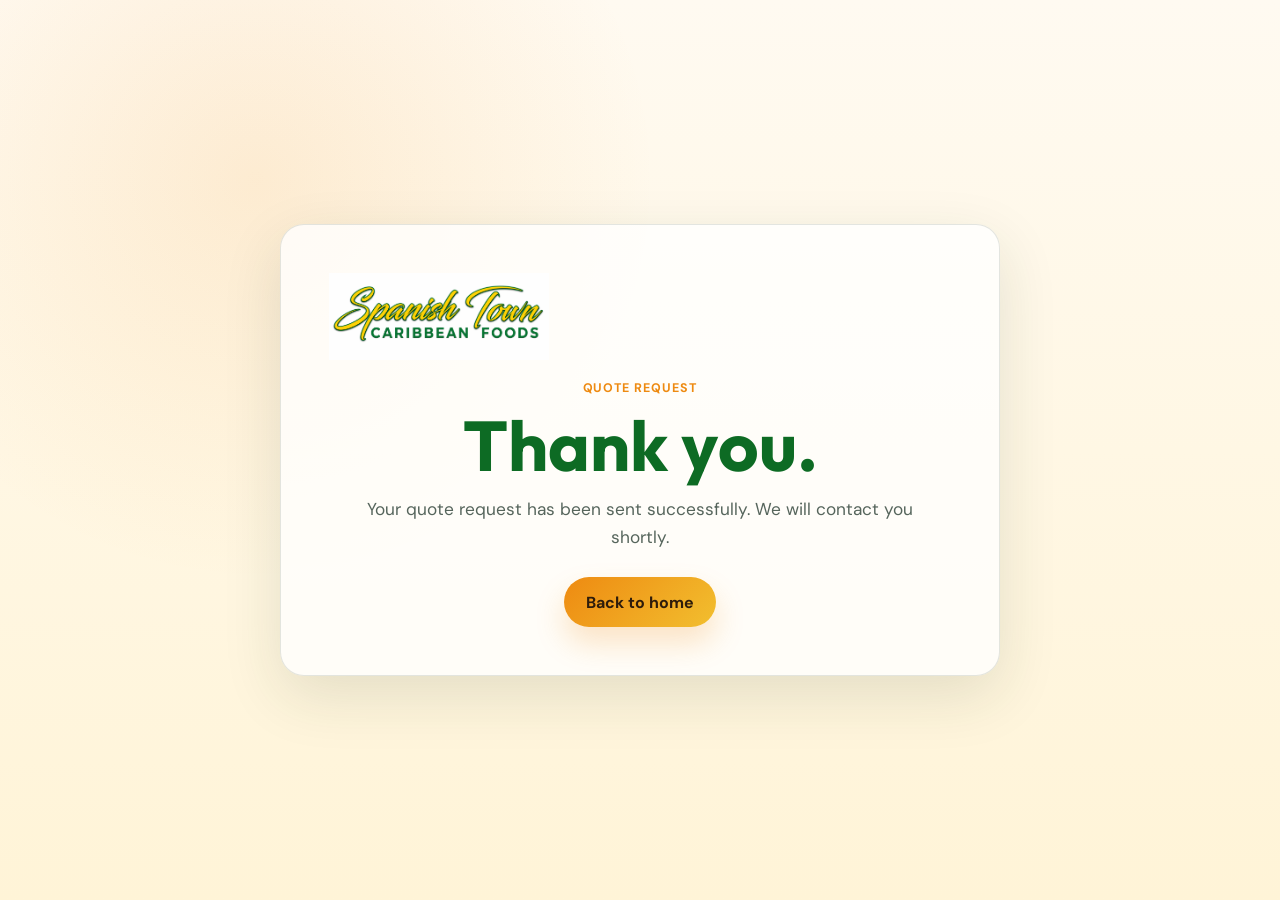
<file: gracias.html>
<!DOCTYPE html>
<html lang="es">
<head>
  <meta charset="UTF-8">
  <meta name="viewport" content="width=device-width, initial-scale=1.0">
  <title>Gracias | Spanish Town Caribbean Foods LLC</title>
  <meta
    name="description"
    content="Tu solicitud de presupuesto se ha enviado correctamente."
  >
  <link rel="preconnect" href="https://fonts.googleapis.com">
  <link rel="preconnect" href="https://fonts.gstatic.com" crossorigin>
  <link
    href="https://fonts.googleapis.com/css2?family=DM+Sans:wght@400;500;700&family=Outfit:wght@500;600;700;800&display=swap"
    rel="stylesheet"
  >
  <link rel="stylesheet" href="styles.css">
  <script>
    if (localStorage.getItem("language") === "en") {
      window.location.replace("thank-you.html");
    }
  </script>
</head>
<body>
  <main class="thank-you-page">
    <section class="thank-you-card">
      <img src="img/Logo1.png" alt="Logo de Spanish Town Caribbean Foods LLC" class="thank-you-logo">
      <p class="eyebrow">Solicitud de presupuesto</p>
      <h1>Gracias.</h1>
      <p>Tu solicitud de presupuesto se ha enviado correctamente. Nos pondremos en contacto contigo pronto.</p>
      <a class="button button-primary" href="index.html" data-home-link>Volver al inicio</a>
    </section>
  </main>
  <script>
    document.querySelector("[data-home-link]")?.addEventListener("click", () => {
      localStorage.setItem("language", "es");
    });
  </script>
</body>
</html>
</file>
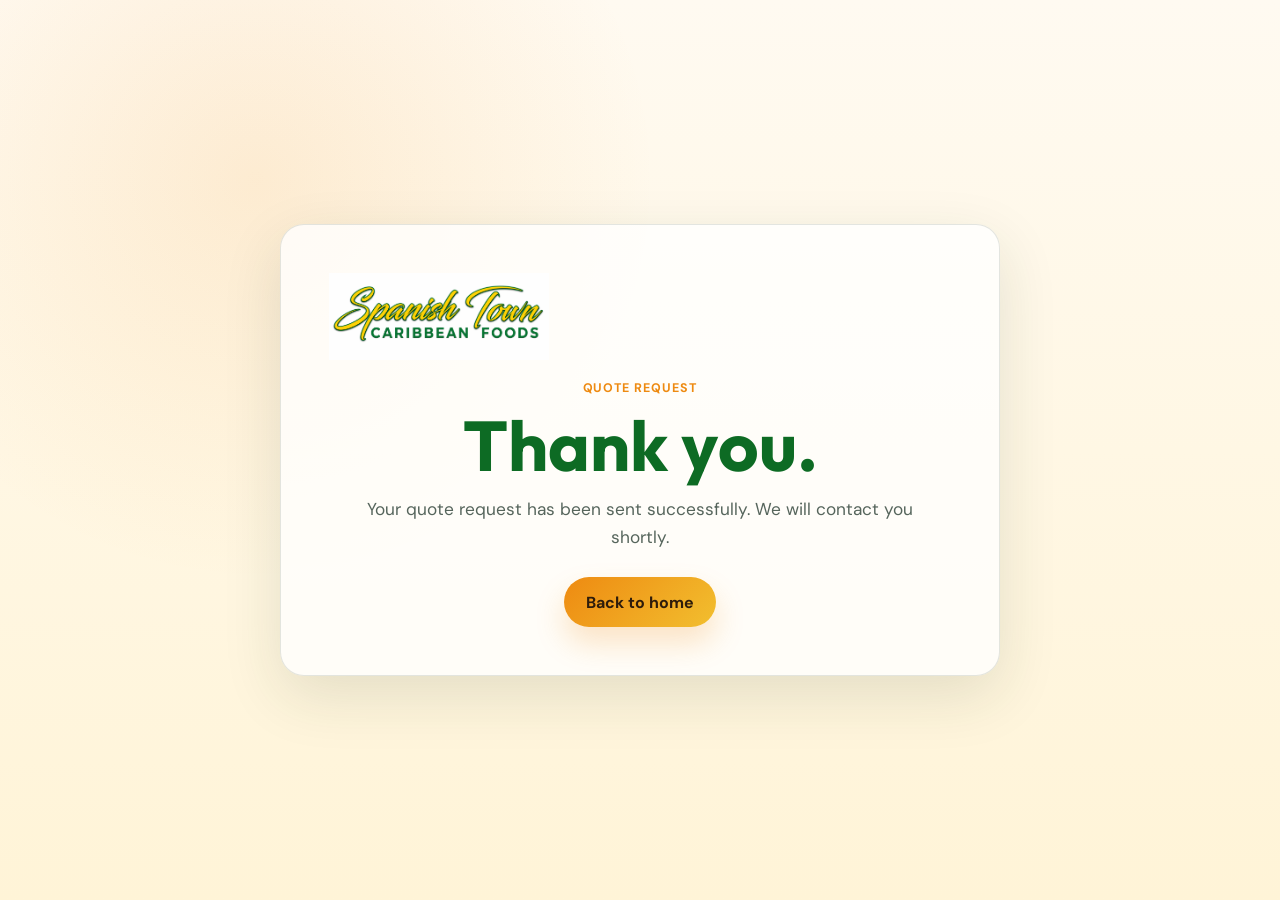
<file: thank-you.html>
<!DOCTYPE html>
<html lang="en">
<head>
  <meta charset="UTF-8">
  <meta name="viewport" content="width=device-width, initial-scale=1.0">
  <title>Thank You | Spanish Town Caribbean Foods LLC</title>
  <meta
    name="description"
    content="Your quote request has been sent successfully."
  >
  <link rel="preconnect" href="https://fonts.googleapis.com">
  <link rel="preconnect" href="https://fonts.gstatic.com" crossorigin>
  <link
    href="https://fonts.googleapis.com/css2?family=DM+Sans:wght@400;500;700&family=Outfit:wght@500;600;700;800&display=swap"
    rel="stylesheet"
  >
  <link rel="stylesheet" href="styles.css">
  <script>
    if (localStorage.getItem("language") === "es") {
      window.location.replace("gracias.html");
    }
  </script>
</head>
<body>
  <main class="thank-you-page">
    <section class="thank-you-card">
      <img src="img/Logo1.png" alt="Spanish Town Caribbean Foods LLC logo" class="thank-you-logo">
      <p class="eyebrow">Quote request</p>
      <h1>Thank you.</h1>
      <p>Your quote request has been sent successfully. We will contact you shortly.</p>
      <a class="button button-primary" href="index.html" data-home-link>Back to home</a>
    </section>
  </main>
  <script>
    document.querySelector("[data-home-link]")?.addEventListener("click", () => {
      localStorage.setItem("language", "en");
    });
  </script>
</body>
</html>
</file>
<file: styles.css>
:root {
  --bg: #fffaf0;
  --surface: #ffffff;
  --surface-strong: #fff2cc;
  --text: #193225;
  --muted: #56655c;
  --line: rgba(25, 50, 37, 0.12);
  --green: #0d6b24;
  --green-deep: #0a4e1a;
  --gold: #f2bf2f;
  --orange: #ee8a11;
  --brown: #5b3510;
  --shadow: 0 20px 60px rgba(31, 54, 28, 0.12);
  --radius-lg: 28px;
  --radius-md: 20px;
  --radius-sm: 14px;
  --container: min(1160px, calc(100% - 2rem));
}

*,
*::before,
*::after {
  box-sizing: border-box;
}

html {
  scroll-behavior: smooth;
}

body {
  margin: 0;
  font-family: "DM Sans", sans-serif;
  color: var(--text);
  background:
    radial-gradient(circle at top left, rgba(242, 191, 47, 0.2), transparent 30%),
    radial-gradient(circle at 90% 15%, rgba(13, 107, 36, 0.14), transparent 28%),
    linear-gradient(180deg, #fffdf8 0%, #fffaf0 45%, #fff7ea 100%);
}

img {
  max-width: 100%;
  display: block;
}

a {
  color: inherit;
  text-decoration: none;
}

.container {
  width: var(--container);
  margin: 0 auto;
}

.sr-only {
  position: absolute;
  width: 1px;
  height: 1px;
  padding: 0;
  margin: -1px;
  overflow: hidden;
  clip: rect(0, 0, 0, 0);
  border: 0;
}

.site-header {
  position: sticky;
  top: 0;
  z-index: 20;
  padding: 1rem 0;
  backdrop-filter: blur(20px);
  background: rgba(255, 250, 240, 0.8);
  border-bottom: 1px solid rgba(25, 50, 37, 0.08);
}

.nav-shell {
  display: flex;
  align-items: center;
  justify-content: space-between;
  gap: 1.5rem;
}

.brand {
  display: flex;
  align-items: center;
  gap: 0.9rem;
  min-width: 0;
}

.brand-logo {
  width: 64px;
  height: 64px;
  object-fit: contain;
  border-radius: 18px;
  background: rgba(255, 255, 255, 0.9);
  box-shadow: 0 8px 24px rgba(19, 41, 25, 0.12);
  padding: 0.35rem;
}

.brand-copy {
  display: flex;
  flex-direction: column;
  gap: 0.1rem;
}

.brand-name,
.brand-tag,
.eyebrow,
.band-label,
.contact-label {
  letter-spacing: 0.08em;
  text-transform: uppercase;
}

.brand-name {
  font-family: "Outfit", sans-serif;
  font-size: 0.92rem;
  font-weight: 700;
}

.brand-tag {
  color: var(--muted);
  font-size: 0.72rem;
}

.site-nav {
  display: flex;
  align-items: center;
  gap: 1.15rem;
}

.site-nav a {
  font-weight: 500;
  color: var(--muted);
}

.site-nav .nav-cta,
.site-nav .nav-cta:hover,
.site-nav .nav-cta:focus-visible {
  color: #fff;
}

.site-nav a:hover,
.site-nav a:focus-visible {
  color: var(--green-deep);
}

.language-switcher {
  display: inline-flex;
  align-items: center;
  gap: 0.45rem;
}

.language-button {
  width: 38px;
  height: 38px;
  display: inline-flex;
  align-items: center;
  justify-content: center;
  padding: 0;
  border: 2px solid transparent;
  border-radius: 999px;
  background: rgba(255, 255, 255, 0.76);
  box-shadow: 0 8px 18px rgba(19, 41, 25, 0.1);
  cursor: pointer;
  transition: transform 180ms ease, border-color 180ms ease, box-shadow 180ms ease;
}

.language-button:hover,
.language-button:focus-visible {
  transform: translateY(-2px);
  border-color: rgba(13, 107, 36, 0.28);
}

.language-button.is-active {
  border-color: var(--green);
  box-shadow: 0 10px 22px rgba(13, 107, 36, 0.18);
}

.language-button img {
  width: 26px;
  height: 26px;
  border-radius: 50%;
  object-fit: cover;
}

.nav-cta,
.button {
  display: inline-flex;
  align-items: center;
  justify-content: center;
  border-radius: 999px;
  padding: 0.9rem 1.35rem;
  font-weight: 700;
  transition: transform 180ms ease, box-shadow 180ms ease, background 180ms ease;
}

.nav-cta {
  background: linear-gradient(135deg, var(--green) 0%, var(--green-deep) 100%);
  color: #fff;
  box-shadow: 0 14px 30px rgba(13, 107, 36, 0.2);
}

.nav-cta:hover,
.button:hover,
.nav-cta:focus-visible,
.button:focus-visible {
  transform: translateY(-2px);
}

.menu-toggle {
  display: none;
  border: 0;
  background: transparent;
  padding: 0.35rem;
  cursor: pointer;
}

.menu-toggle span {
  display: block;
  width: 24px;
  height: 2px;
  background: var(--green-deep);
  margin: 5px 0;
  border-radius: 2px;
}

.hero {
  padding: 0 0 0.5rem;
}

.hero-carousel {
  position: relative;
  width: 100%;
  min-height: 520px;
  margin: 0 auto;
  display: grid;
  gap: 0;
  background:
    radial-gradient(circle at top left, rgba(242, 191, 47, 0.2), transparent 28%),
    radial-gradient(circle at 82% 18%, rgba(13, 107, 36, 0.12), transparent 24%),
    linear-gradient(180deg, #fffdf8 0%, #fffaf0 48%, #fff7ea 100%);
}

.hero-slider-shell {
  padding: 0;
}

.hero-slider-viewport {
  position: relative;
  overflow: hidden;
  min-height: 520px;
}

.hero-composition {
  position: relative;
  min-height: 420px;
  width: 100%;
}

.hero-slide {
  position: absolute;
  left: 50%;
  top: 50%;
  transform-origin: center;
  opacity: 0;
  transition: transform 700ms ease, opacity 700ms ease;
  will-change: transform, opacity;
}

.hero-slide img {
  width: auto;
  max-width: 100%;
  max-height: 100%;
  object-fit: contain;
  filter: drop-shadow(0 28px 34px rgba(42, 30, 10, 0.16));
}

.hero-slide.is-center {
  width: min(44vw, 560px);
  height: min(30vw, 360px);
  transform: translate(-50%, -44%) scale(1);
  z-index: 4;
  opacity: 1;
}

.hero-slide.is-left {
  width: min(26vw, 330px);
  height: min(19vw, 230px);
  transform: translate(-126%, -46%) rotate(-8deg) scale(0.98);
  z-index: 3;
  opacity: 1;
}

.hero-slide.is-right {
  width: min(26vw, 330px);
  height: min(19vw, 230px);
  transform: translate(26%, -43%) rotate(8deg) scale(0.98);
  z-index: 3;
  opacity: 1;
}

.hero-slide.is-far-left {
  width: min(18vw, 220px);
  height: min(14vw, 170px);
  transform: translate(-190%, -42%) rotate(-12deg) scale(0.9);
  z-index: 2;
  opacity: 0.82;
}

.hero-slide.is-far-right {
  width: min(18vw, 220px);
  height: min(14vw, 170px);
  transform: translate(92%, -40%) rotate(12deg) scale(0.9);
  z-index: 2;
  opacity: 0.82;
}

.hero-banner-shell {
  position: relative;
  padding: 1.5rem 0 2rem;
}

.hero-banner {
  width: min(980px, 100%);
  margin: 0 auto;
  padding: 0;
  background: transparent;
  border-radius: 0;
  text-align: center;
  display: grid;
  gap: 0.55rem;
}

.hero-kicker {
  margin: 0;
  color: #66756d;
  font-size: 0.95rem;
  line-height: 1.5;
  letter-spacing: 0.02em;
}

.eyebrow {
  color: var(--orange);
  font-size: 0.78rem;
  font-weight: 700;
  margin: 0 0 1rem;
}

h1,
h2,
h3 {
  margin: 0;
  font-family: "Outfit", sans-serif;
}

h1 {
  font-size: clamp(2.7rem, 4vw, 5rem);
  line-height: 0.98;
  max-width: none;
}

h2 {
  font-size: clamp(2rem, 3vw, 3rem);
  line-height: 1.05;
  max-width: 12ch;
}

h3 {
  font-size: 1.2rem;
}

.hero-text,
.section-intro,
.about-copy p,
.contact-copy p,
.product-copy p,
.contact-card p,
.site-footer p {
  color: var(--muted);
  line-height: 1.7;
}

.hero-text {
  max-width: 42rem;
  font-size: 1.05rem;
  margin: 1.25rem auto 0;
}

.hero-title {
  margin: 0;
  font-size: clamp(1.35rem, 2.9vw, 2.15rem);
  line-height: 1.08;
  letter-spacing: 0.12em;
  white-space: normal;
  text-wrap: balance;
}

.hero-title-line {
  display: block;
}

.hero-title-warm {
  background: linear-gradient(180deg, #7c461d 0%, #683716 36%, #4f280f 68%, #341707 100%);
  -webkit-background-clip: text;
  background-clip: text;
  color: transparent;
  text-shadow:
    0 2px 0 rgba(52, 23, 7, 0.18),
    0 10px 20px rgba(79, 40, 15, 0.12);
}

.button-primary {
  background: linear-gradient(135deg, var(--orange) 0%, var(--gold) 100%);
  color: #2e1c0b;
  box-shadow: 0 16px 30px rgba(238, 138, 17, 0.22);
}

.button-secondary {
  background: rgba(255, 255, 255, 0.65);
  border: 1px solid rgba(13, 107, 36, 0.16);
  color: var(--green-deep);
}



.product-index {
  display: inline-flex;
  align-items: center;
  gap: 0.45rem;
  padding: 0.4rem 0.7rem;
  border-radius: 999px;
  background: rgba(13, 107, 36, 0.08);
  color: var(--green-deep);
  font-size: 0.78rem;
  font-weight: 700;
  letter-spacing: 0.04em;
  text-transform: uppercase;
}

.hero-band {
  margin-top: 3rem;
  padding: 1rem 0 0;
}

.hero-band-grid {
  display: grid;
  grid-template-columns: repeat(3, 1fr);
  gap: 1rem;
}

.hero-band-grid > div {
  padding: 1.25rem 1.35rem;
  border-radius: 18px;
  background: linear-gradient(135deg, rgba(255, 246, 222, 0.9), rgba(255, 255, 255, 0.72));
  border: 1px solid rgba(91, 53, 16, 0.08);
}

.band-number {
  display: block;
  font-family: "Outfit", sans-serif;
  font-size: 1.6rem;
  font-weight: 800;
  color: var(--green-deep);
}

.band-label {
  color: var(--muted);
  font-size: 0.75rem;
  font-weight: 700;
}

.section {
  padding: 5rem 0;
}

.section-heading {
  display: grid;
  grid-template-columns: 0.85fr 1.15fr;
  gap: 2rem;
}

.section-stack {
  display: flex;
  flex-direction: column;
  gap: 1rem;
}

.contact-cards {
  display: grid;
  gap: 1rem;
}

.contact-card,
.product-card {
  border-radius: var(--radius-md);
  background: rgba(255, 255, 255, 0.86);
  border: 1px solid var(--line);
  box-shadow: var(--shadow);
}

.contact-card {
  padding: 1.4rem;
}

.catalog-section {
  background: linear-gradient(180deg, rgba(255, 245, 220, 0.42), rgba(255, 255, 255, 0));
}

.catalog-group {
  display: grid;
  gap: 1.4rem;
}

.catalog-layout {
  display: grid;
  gap: 2.5rem;
}

.catalog-filters {
  display: flex;
  flex-wrap: wrap;
  justify-content: center;
  gap: 0.85rem;
  margin-bottom: 2rem;
}

.catalog-filter {
  border: 1px solid rgba(13, 107, 36, 0.14);
  background: rgba(255, 255, 255, 0.72);
  color: var(--green-deep);
  border-radius: 999px;
  padding: 0.8rem 1.2rem;
  font-family: "Outfit", sans-serif;
  font-size: 0.95rem;
  font-weight: 600;
  cursor: pointer;
  transition: transform 180ms ease, background 180ms ease, color 180ms ease, box-shadow 180ms ease;
}

.catalog-filter:hover,
.catalog-filter:focus-visible {
  transform: translateY(-2px);
}

.catalog-filter.is-active {
  background: linear-gradient(135deg, var(--green) 0%, var(--green-deep) 100%);
  color: #ffffff;
  box-shadow: 0 12px 28px rgba(13, 107, 36, 0.18);
}

.catalog-group + .catalog-group {
  margin-top: 0;
}

.catalog-group-heading {
  display: flex;
  justify-content: flex-start;
}

.catalog-group-badge,
.print-group-heading {
  display: inline-flex;
  align-items: center;
  padding: 0.65rem 1.1rem;
  border-radius: 14px;
  background: #c8ffd9;
  color: #163421;
  font-family: "Outfit", sans-serif;
  font-size: 0.95rem;
  font-weight: 600;
  letter-spacing: 0.04em;
  text-transform: uppercase;
}

.category-grid {
  width: 100%;
}

.section-heading {
  align-items: end;
  margin-bottom: 2rem;
}

.catalog-section .section-heading {
  grid-template-columns: 1fr;
  justify-items: center;
  text-align: center;
}

.catalog-section h2,
.pricing-section h2,
.about-section h2,
.contact-section h2 {
  max-width: none;
  font-size: clamp(2.5rem, 4.4vw, 4.25rem);
  color: var(--green);
}

.section-heading-simple {
  grid-template-columns: 1fr;
  justify-items: start;
  text-align: left;
  margin-bottom: 0;
}

.section-heading-simple h2 {
  max-width: none;
}

.about-copy-full {
  width: 100%;
  max-width: none;
  margin: 0;
  text-align: left;
}

.about-copy-full p {
  margin-top: 0;
  max-width: none;
}

.about-section .section-heading-simple {
  gap: 0.75rem;
}

.about-section .eyebrow {
  margin-bottom: 0;
}

.product-grid {
  display: grid;
  grid-template-columns: repeat(3, minmax(0, 1fr));
  gap: 1.2rem;
}

.product-card {
  display: flex;
  flex-direction: column;
  overflow: hidden;
  background: linear-gradient(180deg, #fffef9, #fff1c9);
}

.product-media {
  aspect-ratio: 1 / 1;
  display: flex;
  align-items: center;
  justify-content: center;
  background: #ffffff;
  padding: 1rem;
  overflow: hidden;
}

.product-media img {
  width: 84%;
  height: 84%;
  object-fit: contain;
  transition: transform 180ms ease;
  cursor: zoom-in;
  transform-origin: center;
}

.product-card:hover .product-media img,
.product-media:active img {
  transform: scale(1.5);
}

.product-media-placeholder {
  display: flex;
  align-items: center;
  justify-content: center;
  width: 100%;
  height: 100%;
  border: 2px dashed rgba(13, 107, 36, 0.18);
  border-radius: 18px;
  background: linear-gradient(180deg, #ffffff, #f8f8f3);
  color: var(--green-deep);
  font-family: "Outfit", sans-serif;
  font-size: 1rem;
  font-weight: 600;
  letter-spacing: 0.04em;
  text-transform: uppercase;
}

.product-copy {
  flex: 1;
  display: flex;
  flex-direction: column;
  justify-content: flex-start;
  padding: 1.2rem;
  background: transparent;
}

.product-copy h3 {
  font-size: 1.4rem;
  margin-top: 0.9rem;
}

.product-copy p {
  margin-bottom: 0;
}

.product-details {
  margin-top: 1rem;
  border-top: 1px solid rgba(25, 50, 37, 0.12);
  padding-top: 0.9rem;
}

.product-details summary {
  list-style: none;
  cursor: pointer;
  font-family: "Outfit", sans-serif;
  font-size: 0.95rem;
  font-weight: 600;
  color: var(--green-deep);
}

.product-details summary::-webkit-details-marker {
  display: none;
}

.product-details summary::after {
  content: "+";
  float: right;
  font-size: 1.05rem;
}

.product-details[open] summary::after {
  content: "-";
}

.product-details-body {
  margin-top: 0.85rem;
  color: var(--muted);
  line-height: 1.7;
}

.pricing-section {
  position: relative;
  overflow: hidden;
  padding-top: 3rem;
}

.pricing-section::before {
  content: "";
  position: absolute;
  inset: 4rem auto auto -8rem;
  width: 280px;
  height: 280px;
  border-radius: 50%;
  background: radial-gradient(circle, rgba(238, 138, 17, 0.12), transparent 70%);
  pointer-events: none;
}

.pricing-shell {
  display: block;
}

.pricing-copy {
  display: grid;
  gap: 1.5rem;
}

.pricing-copy h2 {
  max-width: 100%;
  font-size: clamp(2rem, 2.75vw, 3rem);
  line-height: 1;
}

.pricing-copy p:last-child {
  max-width: none;
  font-size: 1.05rem;
}

.pricing-rule {
  width: 100%;
  height: 3px;
  border-radius: 999px;
  background: linear-gradient(90deg, rgba(91, 53, 16, 0.7), rgba(91, 53, 16, 0.08));
}

.pricing-table-wrap {
  overflow: hidden;
  border-radius: 20px;
  background: rgba(255, 255, 255, 0.9);
  border: 1px solid rgba(25, 50, 37, 0.12);
  box-shadow: var(--shadow);
}

.pricing-table {
  width: 100%;
  border-collapse: collapse;
}

.pricing-table th,
.pricing-table td {
  padding: 1.25rem 1.4rem;
  text-align: left;
  border-bottom: 1px solid rgba(25, 50, 37, 0.12);
}

.pricing-table th {
  font-family: "Outfit", sans-serif;
  font-size: 0.95rem;
  color: #1f2c24;
  background: rgba(255, 250, 240, 0.9);
}

.pricing-table tbody tr:last-child td {
  border-bottom: 0;
}

.pricing-table td {
  color: #24342b;
  background: rgba(255, 255, 255, 0.94);
}

.price-value {
  font-family: "Outfit", sans-serif;
  font-size: 1.1rem;
  font-weight: 700;
  color: #079d45 !important;
}

.pricing-banner {
  display: grid;
  grid-template-columns: auto 1fr;
  gap: 1rem;
  align-items: start;
  padding: 1.25rem 1.4rem;
  border-radius: 18px;
  background: linear-gradient(135deg, #b8ffbd, #d4ffb5);
  border: 1px solid rgba(7, 157, 69, 0.12);
}

.pricing-banner p {
  margin: 0;
  color: #1d3527;
  font-size: 1.02rem;
}

.pricing-banner-icon {
  width: 32px;
  height: 32px;
  display: inline-flex;
  align-items: center;
  justify-content: center;
  border-radius: 50%;
  background: rgba(255, 255, 255, 0.72);
  color: #079d45;
  font-weight: 800;
}

.pricing-highlights {
  display: grid;
  grid-template-columns: repeat(3, minmax(0, 1fr));
  gap: 1.35rem;
  margin-top: 2rem;
}

.pricing-card {
  padding: 1.5rem;
  border-radius: 20px;
  background: rgba(255, 250, 247, 0.82);
  border: 1px solid rgba(25, 50, 37, 0.1);
  box-shadow: var(--shadow);
}

.pricing-card h3 {
  font-size: clamp(1.6rem, 2vw, 2.3rem);
  line-height: 0.98;
  margin-bottom: 0.8rem;
}

.pricing-card p {
  margin: 0;
  color: var(--muted);
  line-height: 1.55;
}

.quote-cta {
  display: flex;
  justify-content: center;
  margin-top: 2rem;
}

.quote-modal[hidden] {
  display: none;
}

.quote-modal {
  position: fixed;
  inset: 0;
  z-index: 1000;
  display: grid;
  place-items: center;
  padding: 1.5rem;
}

.quote-modal-open {
  overflow: hidden;
}

.quote-modal-backdrop {
  position: absolute;
  inset: 0;
  background: rgba(12, 28, 18, 0.58);
  backdrop-filter: blur(6px);
}

.quote-dialog {
  position: relative;
  width: min(1180px, 100%);
  max-height: min(92vh, 960px);
  overflow: auto;
  padding: clamp(1rem, 2.5vw, 1.8rem);
  border-radius: 22px;
  background: linear-gradient(180deg, #fffaf2, #fff7df);
  border: 1px solid rgba(25, 50, 37, 0.14);
  box-shadow: 0 30px 80px rgba(0, 0, 0, 0.26);
}

.quote-confirm[hidden] {
  display: none;
}

.quote-confirm {
  position: absolute;
  inset: 0;
  display: flex;
  align-items: center;
  justify-content: center;
  z-index: 12;
}

.quote-confirm-backdrop {
  position: absolute;
  inset: 0;
  background: rgba(12, 28, 18, 0.6);
  backdrop-filter: blur(4px);
}

.quote-confirm-dialog {
  position: relative;
  width: min(420px, 90%);
  background: #fffdf5;
  border: 1px solid rgba(25, 50, 37, 0.14);
  border-radius: 20px;
  padding: 1.4rem 1.25rem;
  box-shadow: 0 24px 48px rgba(0, 0, 0, 0.18);
  z-index: 1;
}

.quote-confirm-dialog h3 {
  margin: 0 0 0.75rem;
  color: var(--green-deep);
  font-size: 1.25rem;
}

.quote-confirm-dialog p {
  margin: 0 0 1.25rem;
  color: var(--muted);
  line-height: 1.55;
}

.quote-confirm-actions {
  display: flex;
  justify-content: flex-end;
  gap: 0.75rem;
  flex-wrap: wrap;
}

.quote-confirm-actions .button {
  min-width: 130px;
}

@media (max-width: 780px) {
  .quote-confirm-dialog {
    width: min(92%, 380px);
  }

  .quote-confirm-actions {
    flex-direction: column;
  }

  .quote-confirm-actions .button {
    width: 100%;
  }
}

.quote-close-button {
  position: absolute;
  top: 1rem;
  right: 1rem;
  width: 40px;
  height: 40px;
  border: 0;
  border-radius: 999px;
  background: rgba(255, 255, 255, 0.78);
  color: var(--green-deep);
  font-size: 1.45rem;
  font-weight: 700;
  cursor: pointer;
}

.quote-view h2 {
  color: var(--green);
  font-size: clamp(2rem, 3.2vw, 3rem);
  line-height: 1;
  margin: 0 3rem 0.85rem 0;
  white-space: nowrap;
}

.quote-intro,
.quote-products-heading p {
  color: var(--muted);
  line-height: 1.6;
}

.quote-form {
  display: grid;
  gap: 0.65rem;
}

.quote-field-grid {
  display: grid;
  grid-template-columns: repeat(2, minmax(0, 1fr));
  gap: 1rem;
}

.quote-field {
  display: grid;
  gap: 0.45rem;
  color: var(--green-deep);
  font-weight: 700;
}

.quote-label-text {
  display: inline-flex;
  align-items: baseline;
  gap: 0.2rem;
}

.quote-required-marker,
.quote-required-note {
  color: #9f2d13;
}

.quote-required-note {
  margin: -0.25rem 0 0.15rem;
  font-size: 0.88rem;
  font-weight: 700;
}

.quote-field input,
.quote-field textarea {
  width: 100%;
  border: 1px solid rgba(25, 50, 37, 0.16);
  border-radius: 14px;
  background: rgba(255, 255, 255, 0.86);
  color: #1d3527;
  font: inherit;
  padding: 0.85rem 0.95rem;
}

.quote-field textarea {
  resize: vertical;
  min-height: 100px;
  max-height: 140px;
}

.quote-products-heading {
  display: grid;
  gap: 0.25rem;
}

.quote-products-heading h3,
.quote-review-summary h3 {
  color: var(--green-deep);
  font-size: 1.2rem;
}

.quote-filter-bar {
  display: flex;
  flex-wrap: wrap;
  gap: 0.75rem;
  padding: 1rem 1rem 0.5rem;
}

.quote-filter {
  border: 1px solid rgba(25, 50, 37, 0.12);
  border-radius: 999px;
  background: rgba(255, 255, 255, 0.95);
  color: var(--green-deep);
  padding: 0.65rem 1rem;
  cursor: pointer;
  font-weight: 700;
}

.quote-filter.is-active {
  background: var(--green-deep);
  color: #fff;
  border-color: transparent;
}

.quote-products {
  max-height: min(70vh, 760px);
  min-height: 440px;
  overflow: auto;
  border: 1px solid rgba(25, 50, 37, 0.16);
  border-radius: 18px;
  background: rgba(255, 255, 255, 0.78);
}

.quote-product-table {
  width: 100%;
  min-width: 0;
}

.quote-notes-field {
  margin-top: 0;
}

.quote-actions {
  margin-top: 0;
}

.quote-product-row {
  display: grid;
  grid-template-columns: 44px minmax(170px, 1fr) 160px minmax(210px, 1.4fr);
  align-items: center;
  border-bottom: 1px solid rgba(25, 50, 37, 0.12);
}

.quote-product-row:last-child {
  border-bottom: 0;
}

.quote-product-head {
  position: sticky;
  top: 0;
  z-index: 1;
  background: rgba(220, 243, 221, 0.97);
  color: #24521f;
  font-family: "Outfit", sans-serif;
  font-weight: 800;
  border-bottom: 2px solid rgba(37, 85, 35, 0.18);
}

.quote-product-row > * {
  min-height: 64px;
  padding: 0.7rem 0.8rem;
  border-right: 1px solid rgba(25, 50, 37, 0.08);
}

.quote-product-row > *:nth-child(3),
.quote-product-row > *:nth-child(4),
.quote-product-head span:nth-child(3),
.quote-product-head span:nth-child(4) {
  text-align: center;
  justify-content: center;
}

.quote-product-row > *:last-child {
  border-right: 0;
}

.quote-check-cell {
  display: flex;
  align-items: center;
  justify-content: center;
}

.quote-check-cell input {
  accent-color: var(--green);
}

.quote-product-info {
  display: grid;
  grid-template-columns: 64px 1fr;
  gap: 0.85rem;
  align-items: center;
}

.quote-product-info img,
.quote-review-product img {
  width: 64px;
  height: 52px;
  object-fit: contain;
  border-radius: 10px;
  background: #fff;
  border: 1px solid rgba(25, 50, 37, 0.08);
}

.quote-product-info strong,
.quote-product-info small {
  display: block;
}

.quote-product-info small,
.quote-review-product small {
  margin-top: 0.25rem;
  color: var(--muted);
  line-height: 1.4;
}

.quote-units-cell {
  display: flex;
  align-items: center;
  color: var(--green-deep);
  font-weight: 700;
}

.quote-case-controls {
  display: grid;
  grid-template-columns: minmax(110px, 1fr) auto minmax(100px, 1fr);
  gap: 0.65rem;
  align-items: center;
}

.quote-case-controls select,
.quote-case-controls input {
  width: 100%;
  min-width: 0;
  border: 1px solid rgba(25, 50, 37, 0.16);
  border-radius: 12px;
  background: rgba(255, 255, 255, 0.9);
  color: #1d3527;
  font: inherit;
  padding: 0.75rem 0.8rem;
}

.quote-or {
  color: var(--muted);
  font-weight: 700;
  text-align: center;
}

.quote-error {
  min-height: 1.5rem;
  color: #9f2d13;
  font-weight: 700;
}

.quote-actions {
  display: flex;
  justify-content: flex-end;
  gap: 0.85rem;
  flex-wrap: wrap;
}

.quote-actions-split {
  justify-content: space-between;
}

.quote-review-summary {
  display: grid;
  gap: 1rem;
  margin-top: 1rem;
}

.quote-review-summary section {
  padding: 1rem;
  border: 1px solid rgba(25, 50, 37, 0.12);
  border-radius: 16px;
  background: rgba(255, 255, 255, 0.68);
}

.quote-review-summary p {
  margin: 0.4rem 0 0;
  color: var(--muted);
}

.quote-review-summary ul {
  display: grid;
  gap: 0.65rem;
  margin: 0.65rem 0 0;
  padding: 0;
  list-style: none;
}

.quote-review-product {
  display: grid;
  grid-template-columns: 64px 1fr auto;
  gap: 0.85rem;
  align-items: center;
  padding: 0.65rem;
  border: 1px solid rgba(25, 50, 37, 0.08);
  border-radius: 12px;
  background: rgba(255, 255, 255, 0.58);
  color: var(--muted);
}

.quote-review-product strong,
.quote-review-product span {
  color: var(--green-deep);
}

.quote-review-product span {
  font-weight: 800;
  white-space: nowrap;
}

.thank-you-page {
  min-height: 100vh;
  display: grid;
  place-items: center;
  padding: clamp(1.25rem, 4vw, 3rem);
  background:
    radial-gradient(circle at 20% 20%, rgba(238, 138, 17, 0.12), transparent 32%),
    linear-gradient(180deg, #fffaf1, #fff4d7);
}

.thank-you-card {
  width: min(720px, 100%);
  padding: clamp(1.5rem, 5vw, 3rem);
  border-radius: 24px;
  background: rgba(255, 255, 255, 0.78);
  border: 1px solid rgba(25, 50, 37, 0.12);
  box-shadow: var(--shadow);
  text-align: center;
}

.thank-you-logo {
  width: min(220px, 70%);
  height: auto;
  margin-bottom: 1.25rem;
}

.thank-you-card h1 {
  color: var(--green);
  font-size: clamp(2.5rem, 7vw, 4.4rem);
  line-height: 0.95;
}

.thank-you-card p:not(.eyebrow) {
  max-width: 560px;
  margin: 1rem auto 1.6rem;
  color: var(--muted);
  font-size: 1.08rem;
  line-height: 1.65;
}

.contact-section {
  padding-top: 1.5rem;
}

.contact-cards {
  grid-template-columns: repeat(3, minmax(0, 1fr));
  margin-top: 0;
}

.contact-cards-uniform {
  align-items: stretch;
}

.contact-card a {
  font-family: "Outfit", sans-serif;
  font-size: 1.05rem;
  font-weight: 600;
  color: var(--green-deep);
  word-break: break-word;
}

.contact-value {
  font-family: "Outfit", sans-serif;
  font-size: 0.9rem;
  font-weight: 600;
  color: var(--green-deep);
  word-break: break-word;
  white-space: nowrap;
}

.contact-card {
  min-height: 180px;
  display: flex;
  flex-direction: column;
  justify-content: center;
  align-items: center;
  text-align: center;
}

.contact-card-link {
  transition: transform 180ms ease, box-shadow 180ms ease, border-color 180ms ease;
}

.contact-card-link:hover,
.contact-card-link:focus-visible {
  transform: translateY(-2px);
  border-color: rgba(13, 107, 36, 0.18);
}

.contact-card p,
.contact-card a {
  margin-top: 0.85rem;
}

.contact-label {
  display: block;
  min-height: 1.2rem;
  color: var(--orange);
  font-size: 0.74rem;
  font-weight: 700;
}

.contact-card .contact-value {
  color: var(--green-deep);
}

.site-footer {
  padding: 2rem 0 3rem;
}

.footer-shell {
  display: flex;
  align-items: flex-end;
  justify-content: space-between;
  gap: 2rem;
  padding-top: 2rem;
  border-top: 1px solid rgba(25, 50, 37, 0.12);
}

.footer-logo {
  width: 120px;
  margin-bottom: 1rem;
}

.footer-links {
  display: flex;
  flex-wrap: wrap;
  gap: 1rem;
  color: var(--muted);
}

.footer-links a:hover,
.footer-links a:focus-visible {
  color: var(--green-deep);
}

.catalog-print {
  background: #f7f1df;
}

.print-header {
  padding: 2rem 0 1rem;
}

.print-shell {
  display: flex;
  align-items: center;
  justify-content: space-between;
  gap: 1.5rem;
  border-radius: 24px;
  padding: 1.5rem;
  background: linear-gradient(135deg, #fff8e7, #ffffff);
  border: 1px solid rgba(25, 50, 37, 0.08);
}

.print-brand {
  display: flex;
  align-items: center;
  gap: 1rem;
}

.print-brand img {
  width: 88px;
  height: 88px;
  object-fit: contain;
}

.print-actions {
  display: flex;
  align-items: center;
  gap: 0.8rem;
  flex-wrap: wrap;
}

.print-language-switcher {
  margin-right: 0.25rem;
}

.print-note {
  color: var(--muted);
  margin: 1rem 0 0;
}

.print-grid {
  display: grid;
  gap: 2rem;
  padding-bottom: 3rem;
}

.print-group {
  display: grid;
  gap: 1rem;
}

.print-card {
  display: grid;
  grid-template-columns: 180px 1fr;
  gap: 1rem;
  align-items: center;
  padding: 1rem;
  border-radius: 20px;
  background: #fff;
  border: 1px solid rgba(25, 50, 37, 0.08);
  box-shadow: 0 10px 24px rgba(31, 54, 28, 0.08);
  break-inside: avoid;
}

.print-card-media {
  border-radius: 16px;
  display: flex;
  align-items: center;
  justify-content: center;
  background: #ffffff;
  padding: 0.75rem;
}

.print-card-media img {
  width: auto;
  height: 150px;
  max-width: 100%;
  object-fit: contain;
}

.print-media-placeholder {
  min-height: 150px;
}

.print-card p {
  margin-bottom: 0;
}

@media (max-width: 1024px) {
  .hero-grid,
  .section-heading,
  .pricing-shell,
  .pricing-highlights,
  .hero-band-grid,
  .product-grid,
  .contact-cards,
  .print-grid {
    grid-template-columns: 1fr 1fr;
  }

  .product-grid {
    grid-template-columns: repeat(2, minmax(0, 1fr));
  }

  .contact-cards {
    grid-template-columns: 1fr;
  }

  .contact-card {
    width: 100%;
    min-width: 0;
  }

  .contact-value,
  .contact-card a {
    max-width: 100%;
    white-space: normal;
    overflow-wrap: anywhere;
  }

  .hero-carousel,
  .hero-slider-viewport {
    min-height: 430px;
  }

  .hero-composition {
    min-height: 340px;
  }

  .hero-slide.is-center {
    width: min(54vw, 460px);
    height: min(34vw, 290px);
  }

  .hero-slide.is-left,
  .hero-slide.is-right {
    width: min(28vw, 260px);
    height: min(20vw, 180px);
  }

  .hero-slide.is-far-left,
  .hero-slide.is-far-right {
    width: min(18vw, 160px);
    height: min(13vw, 120px);
  }

  .pricing-highlights {
    grid-template-columns: 1fr;
  }

  .quote-field-grid {
    grid-template-columns: 1fr;
  }

  .quote-product-table {
    min-width: 0;
  }

  .quote-product-head {
    display: none;
  }

  .quote-product-row {
    grid-template-columns: 42px 1fr;
    padding: 0.8rem 0;
  }

  .quote-product-row > * {
    min-height: auto;
    padding: 0.45rem 0.8rem;
    border-right: 0;
  }

  .quote-product-info,
  .quote-units-cell,
  .quote-case-controls {
    grid-column: 2;
  }

  .quote-case-controls {
    grid-template-columns: 1fr;
  }

  .quote-or {
    text-align: left;
  }

  .quote-review-product {
    grid-template-columns: 56px 1fr;
  }

  .quote-review-product span {
    grid-column: 2;
  }

  .quote-dialog {
    max-height: 92vh;
  }

  .quote-actions,
  .quote-actions-split {
    justify-content: stretch;
  }

  .quote-actions .button {
    width: 100%;
  }
}

@media (max-width: 780px) {
  .quote-view h2 {
    white-space: normal;
  }

  .site-header {
    padding: 0.8rem 0;
  }

  .menu-toggle {
    display: inline-block;
  }

  .site-nav {
    position: absolute;
    top: calc(100% + 0.5rem);
    right: 1rem;
    left: 1rem;
    display: none;
    flex-direction: column;
    align-items: stretch;
    padding: 1rem;
    border-radius: 18px;
    background: rgba(255, 250, 240, 0.98);
    border: 1px solid rgba(25, 50, 37, 0.08);
    box-shadow: var(--shadow);
  }

  .site-nav.is-open {
    display: flex;
  }

  .language-switcher {
    justify-content: center;
    padding-top: 0.25rem;
  }

  .quote-product-table {
    min-width: 0;
  }

  .quote-product-head {
    display: grid;
  }

  .quote-product-row {
    grid-template-columns: 44px minmax(130px, 1fr) 130px minmax(180px, 1.4fr);
    padding: 0.7rem 0;
  }

  .quote-product-row > * {
    min-height: auto;
    padding: 0.6rem 0.75rem;
    border-right: 1px solid rgba(25, 50, 37, 0.08);
  }

  .quote-product-info,
  .quote-units-cell,
  .quote-case-controls {
    grid-column: auto;
  }

  .quote-case-controls {
    grid-template-columns: minmax(90px, 1fr) auto minmax(120px, 1.4fr);
    gap: 0.45rem;
  }

  .quote-case-controls select,
  .quote-case-controls input {
    min-width: 0;
  }

  .quote-or {
    text-align: center;
  }

  .quote-review-product {
    grid-template-columns: 56px 1fr;
  }

  .quote-review-product span {
    grid-column: 2;
  }

  .quote-dialog {
    max-height: 92vh;
  }

  .quote-actions,
  .quote-actions-split {
    justify-content: stretch;
  }

  .quote-actions .button {
    width: 100%;
  }

  .hero-grid,
  .section-heading,
  .pricing-shell,
  .hero-band-grid,
  .product-grid,
  .footer-shell,
  .print-grid,
  .print-card {
    grid-template-columns: 1fr;
  }

  .catalog-filters {
    justify-content: flex-start;
  }

  .pricing-table th,
  .pricing-table td {
    padding: 1rem;
    font-size: 0.92rem;
  }

  .pricing-copy h2 {
    max-width: none;
  }

  .nav-shell {
    position: relative;
  }

  h1 {
    max-width: none;
    font-size: clamp(2.3rem, 9vw, 3.6rem);
  }

  .hero-title {
    font-size: clamp(2.6rem, 11vw, 4.1rem);
    line-height: 0.96;
  }

  h2 {
    max-width: none;
  }

  .brand-copy {
    display: none;
  }

  .section {
    padding: 4rem 0;
  }

  .hero {
    padding-top: 0;
  }

  .hero-slider-viewport {
    min-height: 320px;
  }

  .hero-composition {
    min-height: 250px;
  }

  .hero-banner-shell {
    padding: 1rem 0 1.5rem;
  }

  .hero-banner {
    width: min(92vw, 760px);
  }

  .hero-slider-shell {
    padding: 0;
  }

  .hero-slide.is-center {
    width: min(78vw, 330px);
    height: min(58vw, 250px);
    transform: translate(-50%, -42%) scale(1);
  }

  .hero-slide.is-left {
    width: min(38vw, 165px);
    height: min(30vw, 120px);
    transform: translate(-138%, -40%) rotate(-8deg) scale(0.96);
  }

  .hero-slide.is-right {
    width: min(38vw, 165px);
    height: min(30vw, 120px);
    transform: translate(38%, -40%) rotate(8deg) scale(0.96);
  }

  .hero-slide.is-far-left,
  .hero-slide.is-far-right {
    display: none;
  }

  .hero-title {
    font-size: clamp(1.1rem, 5.2vw, 1.65rem);
    letter-spacing: 0.08em;
  }

  .hero-kicker {
    margin-bottom: 0;
    font-size: 0.88rem;
    line-height: 1.45;
  }

  .print-shell,
  .print-brand {
    flex-direction: column;
    align-items: flex-start;
  }

  
.scroll-top-button {
  position: fixed !important;
  right: 1rem !important;
  bottom: 1rem !important;
  z-index: 99999 !important;
  width: 48px !important;
  height: 48px !important;
  display: inline-flex !important;
  align-items: center !important;
  justify-content: center !important;
  border: 0 !important;
  border-radius: 50% !important;
  background: linear-gradient(135deg, var(--green) 0%, var(--green-deep) 100%) !important;
  color: #fff !important;
  box-shadow: 0 14px 28px rgba(13, 107, 36, 0.28) !important;
  font-family: "Outfit", sans-serif !important;
  font-size: 1.45rem !important;
  font-weight: 800 !important;
  opacity: 0 !important;
  visibility: hidden !important;
  pointer-events: none !important;
  transform: translateY(12px) !important;
  transition: opacity 180ms ease, transform 180ms ease, visibility 180ms ease !important;
}

.scroll-top-button.is-visible {
  opacity: 1 !important;
  visibility: visible !important;
  pointer-events: auto !important;
  transform: translateY(0) !important;
}

}

@media print {
  .print-actions,
  .site-header,
  .site-footer {
    display: none !important;
  }

  body.catalog-print {
    background: #fff;
  }

  .print-header {
    padding-top: 0;
  }

  .print-shell,
  .print-card {
    box-shadow: none;
  }
}

/* A PARTIR DE AQUÍ HE AÑADIDO / AJUSTADO */

.about-section {
  padding-top: 0.5rem;
  padding-bottom: 2rem;
}

.contact-section {
  padding-top: 1rem;
  padding-bottom: 2rem;
}

.about-heading {
  width: 100%;
  display: block;
  text-align: center;
  margin-bottom: 1.5rem;
}

.about-heading h2 {
  display: block;
  width: 100%;
  max-width: none;
  margin: 0;
  text-align: center;
}

.contact-copy {
  width: 100%;
  display: block;
  text-align: center;
  margin-bottom: 1.5rem;
}

.contact-copy h2 {
  display: block;
  width: 100%;
  max-width: none;
  margin: 0;
  text-align: center;
}

.about-copy {
  width: 100%;
  text-align: left;
}

.about-copy p {
  text-align: left;
}
</file>
